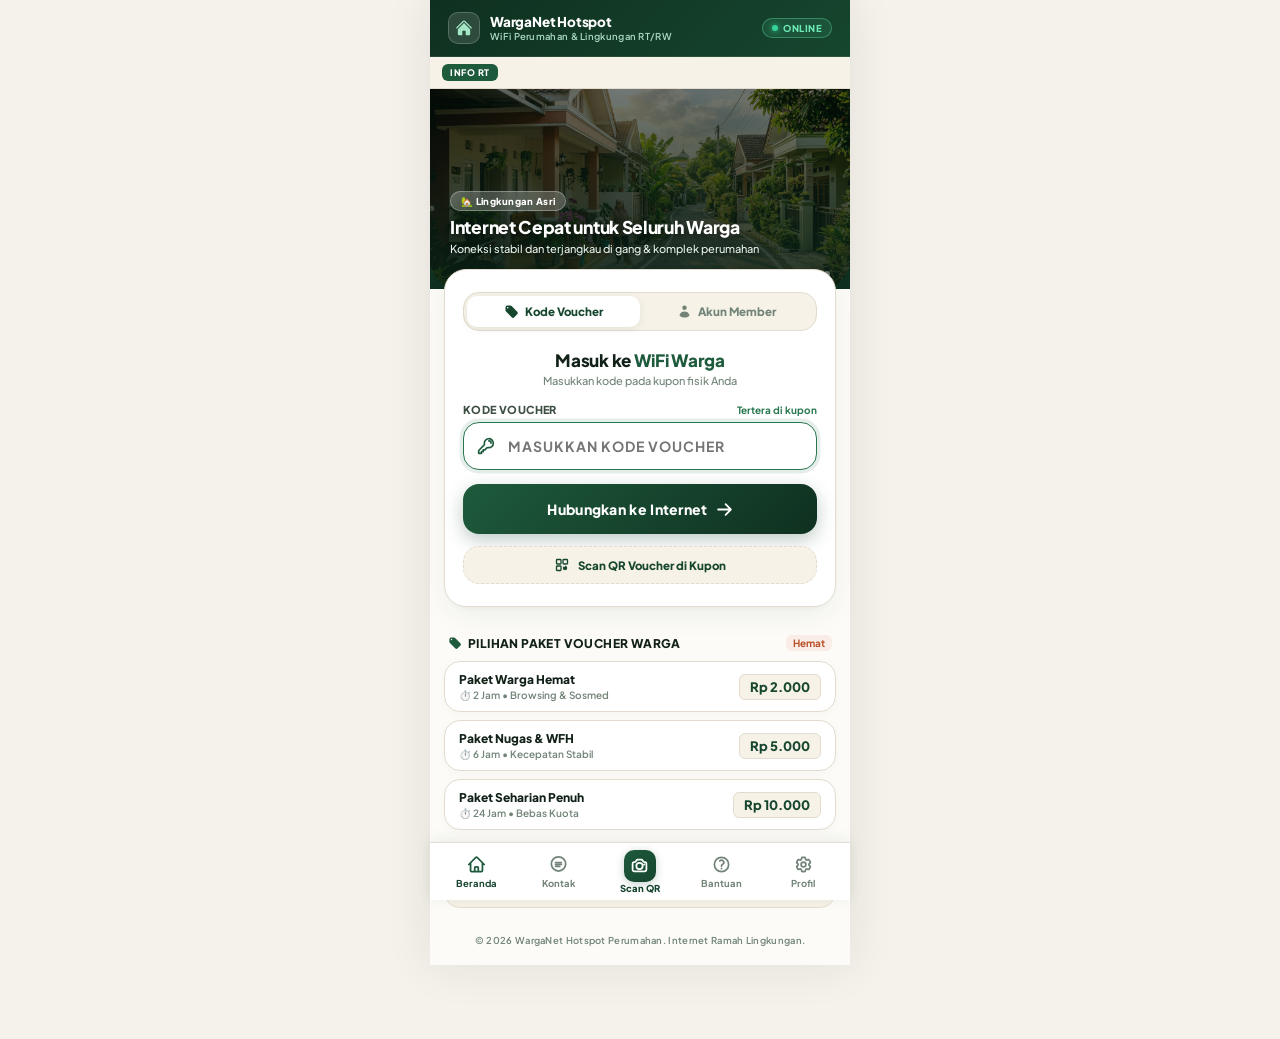
<file: index.html>
<!DOCTYPE html>
<html lang="id">
<head>
    <meta charset="UTF-8">
    <meta name="viewport" content="width=device-width, initial-scale=1.0">
    <title>WargaNet - WiFi Lingkungan & Perumahan</title>
    <style>
/* ===================================================================
   WARGANET - HOTSPOT PORTAL PERUMAHAN & KAMPUNG PADAT
   Visual Style: Warm Community Modernism (Forest Sage, Clay Terracotta, Warm Sand & Linen)
   =================================================================== */

@import url('https://fonts.googleapis.com/css2?family=Plus+Jakarta+Sans:wght@400;500;600;700;800;900&display=swap');

:root {
    /* Brand Color Palette: Perumahan & Lingkungan */
    --c-forest-900: #0f3020;
    --c-forest-800: #16462e;
    --c-forest-700: #1e5a3c;
    --c-forest-600: #297750;
    --c-forest-500: #369b6a;
    --c-forest-100: #e4f2ea;
    --c-forest-50:  #f0f8f3;

    /* Clay & Terracotta Warm Accents (Genteng & Bata Perumahan) */
    --c-clay-600:   #b85028;
    --c-clay-500:   #cf6134;
    --c-clay-100:   #faece6;
    
    /* Warm Sand, Cream & Canvas Backgrounds */
    --c-canvas:     #f5f2eb;
    --c-surface:    #ffffff;
    --c-sand-50:    #fcfbf8;
    --c-sand-100:   #f6f2e8;
    --c-sand-200:   #eee8dc;
    --c-sand-300:   #e0d7c7;

    /* Typography Charcoal */
    --c-text-title: #132219;
    --c-text-body:  #3d4e43;
    --c-text-muted: #728478;
    --c-border:     #e3dcce;
    --c-border-subtle: #ede7dc;

    /* Border Radii */
    --radius-xs: 6px;
    --radius-sm: 10px;
    --radius-md: 16px;
    --radius-lg: 22px;
    --radius-xl: 30px;
    --radius-pill: 9999px;

    /* Custom Shadows */
    --shadow-card: 0 10px 30px -5px rgba(19, 48, 32, 0.08), 0 2px 6px rgba(19, 48, 32, 0.03);
    --shadow-btn: 0 6px 18px rgba(22, 70, 46, 0.28);
    --shadow-btn-hover: 0 10px 24px rgba(22, 70, 46, 0.38);
}

* {
    margin: 0;
    padding: 0;
    box-sizing: border-box;
}

html {
    background-color: var(--c-canvas);
    font-size: 14px;
}

body {
    background-color: var(--c-canvas);
    font-family: 'Plus Jakarta Sans', system-ui, -apple-system, sans-serif;
    color: var(--c-text-body);
    min-height: 100vh;
    display: flex;
    flex-direction: column;
    align-items: center;
    justify-content: flex-start;
    padding-bottom: 74px; /* Space for fixed bottom bar */
    -webkit-user-select: none;
    user-select: none;
    -webkit-font-smoothing: antialiased;
}

/* ===================================================================
   MAIN MOBILE APP FRAME
   =================================================================== */
.app-container {
    width: 100%;
    max-width: 420px;
    min-height: 100vh;
    display: flex;
    flex-direction: column;
    background-color: var(--c-sand-50);
    position: relative;
    box-shadow: 0 0 45px rgba(20, 36, 26, 0.09);
}

/* ===================================================================
   TOP COMMUNITY STATUS BAR (Griya & RT Information)
   =================================================================== */
.app-header {
    background: linear-gradient(135deg, var(--c-forest-900) 0%, var(--c-forest-800) 100%);
    color: #ffffff;
    padding: 12px 18px;
    display: flex;
    justify-content: space-between;
    align-items: center;
    border-bottom: 1px solid rgba(255, 255, 255, 0.1);
    position: relative;
    z-index: 40;
}

.header-title-wrapper {
    display: flex;
    align-items: center;
    gap: 10px;
}

.header-badge-icon {
    width: 32px;
    height: 32px;
    border-radius: var(--radius-sm);
    background: rgba(255, 255, 255, 0.12);
    border: 1px solid rgba(255, 255, 255, 0.2);
    display: flex;
    align-items: center;
    justify-content: center;
    color: #a3e6c5;
    flex-shrink: 0;
}

.header-meta {
    display: flex;
    flex-direction: column;
}

.header-brand-name {
    font-size: 13.5px;
    font-weight: 800;
    letter-spacing: -0.2px;
    color: #ffffff;
    line-height: 1.2;
}

.header-rt-sub {
    font-size: 9.5px;
    font-weight: 600;
    color: #a7d8be;
    letter-spacing: 0.3px;
}

.header-status-pill {
    display: inline-flex;
    align-items: center;
    gap: 5px;
    font-size: 9.5px;
    font-weight: 800;
    padding: 3px 9px;
    border-radius: var(--radius-pill);
    background: rgba(41, 119, 80, 0.35);
    color: #6ee7b7;
    border: 1px solid rgba(110, 231, 183, 0.35);
    letter-spacing: 0.5px;
}

.status-dot {
    width: 6px;
    height: 6px;
    border-radius: 50%;
    background-color: #34d399;
    box-shadow: 0 0 6px #34d399;
    animation: live-pulse 2s infinite ease-in-out;
}

@keyframes live-pulse {
    0%, 100% { opacity: 0.6; transform: scale(0.9); }
    50% { opacity: 1; transform: scale(1.15); }
}

/* ===================================================================
   HERO ARCH BANNER (Perumahan & Kampung Neighborhood)
   =================================================================== */
.hero-wrapper {
    position: relative;
    background-color: var(--c-forest-900);
}

.carousel-container {
    position: relative;
    height: 200px;
    overflow: hidden;
    border-bottom-left-radius: var(--radius-xl);
    border-bottom-right-radius: var(--radius-xl);
}

.carousel-slide {
    position: absolute;
    top: 0;
    left: 0;
    width: 100%;
    height: 100%;
    opacity: 0;
    transition: opacity 0.8s cubic-bezier(0.4, 0, 0.2, 1);
    z-index: 1;
}

.carousel-slide.active {
    opacity: 1;
    z-index: 2;
}

.carousel-image {
    width: 100%;
    height: 100%;
    object-fit: cover;
    filter: brightness(0.55) contrast(1.1);
}

.carousel-overlay {
    position: absolute;
    top: 0;
    left: 0;
    width: 100%;
    height: 100%;
    background: linear-gradient(180deg, rgba(15, 48, 32, 0.2) 0%, rgba(15, 40, 26, 0.8) 100%);
    z-index: 2;
}

.carousel-content {
    position: absolute;
    top: 0;
    left: 0;
    width: 100%;
    height: 100%;
    display: flex;
    flex-direction: column;
    justify-content: flex-end;
    padding: 20px 20px 32px;
    color: #ffffff;
    z-index: 3;
}

.hero-pill-badge {
    display: inline-flex;
    align-items: center;
    gap: 6px;
    background: rgba(255, 255, 255, 0.2);
    backdrop-filter: blur(6px);
    -webkit-backdrop-filter: blur(6px);
    border: 1px solid rgba(255, 255, 255, 0.3);
    padding: 3px 10px;
    border-radius: var(--radius-pill);
    font-size: 9.5px;
    font-weight: 800;
    letter-spacing: 0.3px;
    margin-bottom: 6px;
    color: #ffffff;
    width: fit-content;
}

.hero-title {
    font-size: 17.5px;
    font-weight: 900;
    letter-spacing: -0.3px;
    line-height: 1.25;
    text-shadow: 0 2px 8px rgba(0, 0, 0, 0.5);
    margin-bottom: 3px;
}

.hero-desc {
    font-size: 11px;
    font-weight: 500;
    color: #e5f2ea;
    line-height: 1.35;
    text-shadow: 0 1px 4px rgba(0, 0, 0, 0.6);
}

/* Minimalist Dot Indicators */
.carousel-indicators {
    position: absolute;
    bottom: 12px;
    right: 20px;
    display: flex;
    gap: 5px;
    z-index: 10;
}

.carousel-dot {
    width: 6px;
    height: 6px;
    border-radius: var(--radius-pill);
    background-color: rgba(255, 255, 255, 0.4);
    transition: all 0.3s ease;
    cursor: pointer;
}

.carousel-dot.active {
    width: 20px;
    background-color: #ffffff;
}

/* ===================================================================
   RUNNING TEXT TICKER
   =================================================================== */
.marquee-container {
    background-color: var(--c-sand-100);
    color: var(--c-forest-900);
    padding: 7px 12px;
    border-bottom: 1px solid var(--c-border);
    display: flex;
    align-items: center;
    gap: 8px;
    overflow: hidden;
    position: relative;
}

.marquee-tag {
    flex-shrink: 0;
    display: inline-flex;
    align-items: center;
    background-color: var(--c-forest-700);
    color: #ffffff;
    font-size: 9px;
    font-weight: 800;
    padding: 3px 8px;
    border-radius: var(--radius-xs);
    letter-spacing: 0.5px;
    z-index: 5;
}

.marquee-track {
    flex: 1;
    overflow: hidden;
    white-space: nowrap;
    position: relative;
    display: flex;
    align-items: center;
}

.marquee-text {
    display: inline-block;
    padding-left: 100%;
    font-size: 11px;
    font-weight: 600;
    color: var(--c-text-body);
    animation: ticker-scroll 22s linear infinite;
    white-space: nowrap;
}

@keyframes ticker-scroll {
    0% { transform: translate3d(0, 0, 0); }
    100% { transform: translate3d(-100%, 0, 0); }
}

/* ===================================================================
   ELEVATED LOGIN CARD (Overlapping Floating Architecture)
   =================================================================== */
.main-card {
    flex: 1;
    margin: -20px 14px 18px;
    padding: 22px 18px;
    background-color: var(--c-surface);
    border-radius: var(--radius-lg);
    border: 1px solid var(--c-border);
    box-shadow: var(--shadow-card);
    position: relative;
    z-index: 20;
    display: flex;
    flex-direction: column;
}

/* Segmented Tab Mode Selector */
.tab-switcher {
    display: flex;
    background-color: var(--c-sand-100);
    border: 1px solid var(--c-border);
    border-radius: var(--radius-md);
    padding: 3px;
    margin-bottom: 18px;
}

.tab-btn {
    flex: 1;
    padding: 8px 12px;
    font-size: 11.5px;
    font-weight: 800;
    border: none;
    border-radius: var(--radius-sm);
    background: transparent;
    color: var(--c-text-muted);
    cursor: pointer;
    display: flex;
    align-items: center;
    justify-content: center;
    gap: 6px;
    transition: all 0.25s ease;
    font-family: inherit;
}

.tab-btn.active {
    background-color: #ffffff;
    color: var(--c-forest-800);
    box-shadow: 0 2px 8px rgba(15, 48, 32, 0.08);
}

.tab-btn svg {
    width: 15px;
    height: 15px;
}

/* Header greeting inside Card */
.card-intro {
    margin-bottom: 16px;
    text-align: center;
}

.card-intro-title {
    font-size: 17px;
    font-weight: 900;
    color: var(--c-text-title);
    letter-spacing: -0.3px;
}

.card-intro-title span {
    color: var(--c-forest-700);
}

.card-intro-sub {
    font-size: 11px;
    color: var(--c-text-muted);
    font-weight: 500;
    margin-top: 3px;
}

/* ===================================================================
   FORM INPUTS & LABELS
   =================================================================== */
.form-group {
    margin-bottom: 14px;
}

.form-label-row {
    display: flex;
    justify-content: space-between;
    align-items: center;
    margin-bottom: 6px;
}

.form-label {
    font-size: 11px;
    font-weight: 800;
    color: var(--c-text-body);
    text-transform: uppercase;
    letter-spacing: 0.4px;
}

.form-label-hint {
    font-size: 10px;
    color: var(--c-forest-600);
    font-weight: 700;
}

.input-wrapper {
    position: relative;
    display: flex;
    align-items: center;
}

.input-icon {
    position: absolute;
    left: 14px;
    color: var(--c-text-muted);
    display: flex;
    align-items: center;
    pointer-events: none;
    transition: color 0.2s;
}

.input-icon svg {
    width: 18px;
    height: 18px;
}

.input-field {
    width: 100%;
    height: 48px;
    padding: 0 14px 0 44px;
    border: 1.5px solid var(--c-border);
    border-radius: var(--radius-md);
    font-size: 14px;
    font-weight: 700;
    color: var(--c-text-title);
    outline: none;
    background-color: var(--c-sand-50);
    font-family: inherit;
    transition: all 0.2s ease;
}

.input-field:focus {
    background-color: #ffffff;
    border-color: var(--c-forest-600);
    box-shadow: 0 0 0 3.5px rgba(41, 119, 80, 0.12);
}

.input-wrapper:focus-within .input-icon {
    color: var(--c-forest-700);
}

.uppercase-input {
    text-transform: uppercase;
    letter-spacing: 1px;
}

.eye-toggle {
    position: absolute;
    right: 12px;
    background: none;
    border: none;
    color: var(--c-text-muted);
    cursor: pointer;
    display: flex;
    align-items: center;
    padding: 8px;
    outline: none;
    border-radius: var(--radius-xs);
    transition: color 0.2s;
}

.eye-toggle:hover {
    color: var(--c-forest-700);
}

/* ===================================================================
   PRIMARY ACTION BUTTON
   =================================================================== */
.btn-primary {
    width: 100%;
    height: 50px;
    background: linear-gradient(135deg, var(--c-forest-700) 0%, var(--c-forest-900) 100%);
    color: #ffffff;
    border: none;
    border-radius: var(--radius-md);
    font-size: 14px;
    font-weight: 800;
    cursor: pointer;
    display: flex;
    align-items: center;
    justify-content: center;
    gap: 8px;
    box-shadow: var(--shadow-btn);
    transition: all 0.2s cubic-bezier(0.16, 1, 0.3, 1);
    letter-spacing: 0.3px;
    font-family: inherit;
    margin-top: 4px;
}

.btn-primary:hover {
    background: linear-gradient(135deg, var(--c-forest-600) 0%, var(--c-forest-800) 100%);
    box-shadow: var(--shadow-btn-hover);
    transform: translateY(-1px);
}

.btn-primary:active {
    transform: translateY(1px);
    box-shadow: 0 2px 8px rgba(15, 48, 32, 0.2);
}

.btn-primary svg {
    width: 17px;
    height: 17px;
    transition: transform 0.2s;
}

.btn-primary:hover svg {
    transform: translateX(3px);
}

/* Instant QR Action Banner */
.qr-quick-btn {
    margin-top: 12px;
    width: 100%;
    padding: 10px 14px;
    background-color: var(--c-sand-100);
    border: 1px dashed var(--c-border);
    border-radius: var(--radius-md);
    display: flex;
    align-items: center;
    justify-content: center;
    gap: 8px;
    color: var(--c-forest-800);
    font-size: 11.5px;
    font-weight: 800;
    text-decoration: none;
    cursor: pointer;
    transition: all 0.2s ease;
}

.qr-quick-btn:hover {
    background-color: var(--c-forest-50);
    border-color: var(--c-forest-500);
    color: var(--c-forest-700);
}

.qr-quick-btn svg {
    width: 16px;
    height: 16px;
}

/* ===================================================================
   VOUCHER TICKET PACKAGES (Perforated Card Style)
   =================================================================== */
.packages-section {
    margin: 10px 14px 16px;
}

.section-header {
    display: flex;
    justify-content: space-between;
    align-items: center;
    margin-bottom: 10px;
    padding: 0 4px;
}

.section-title {
    font-size: 12px;
    font-weight: 800;
    color: var(--c-text-title);
    text-transform: uppercase;
    letter-spacing: 0.4px;
    display: flex;
    align-items: center;
    gap: 6px;
}

.section-tag {
    font-size: 10px;
    font-weight: 700;
    color: var(--c-clay-600);
    background-color: var(--c-clay-100);
    padding: 2px 7px;
    border-radius: var(--radius-xs);
}

.packages-list {
    display: flex;
    flex-direction: column;
    gap: 8px;
}

.ticket-card {
    background-color: #ffffff;
    border: 1px solid var(--c-border);
    border-radius: var(--radius-md);
    padding: 10px 14px;
    display: flex;
    justify-content: space-between;
    align-items: center;
    position: relative;
    box-shadow: 0 2px 8px rgba(19, 48, 32, 0.03);
    transition: all 0.2s ease;
}

.ticket-card:hover {
    border-color: var(--c-forest-500);
    transform: translateY(-1px);
    box-shadow: 0 4px 12px rgba(19, 48, 32, 0.06);
}

.ticket-info {
    display: flex;
    flex-direction: column;
    gap: 2px;
}

.ticket-name {
    font-size: 12px;
    font-weight: 800;
    color: var(--c-text-title);
}

.ticket-meta {
    font-size: 10px;
    color: var(--c-text-muted);
    font-weight: 600;
}

.ticket-price {
    font-size: 13px;
    font-weight: 900;
    color: var(--c-forest-800);
    background-color: var(--c-sand-100);
    padding: 4px 10px;
    border-radius: var(--radius-xs);
    border: 1px solid var(--c-border);
}

/* ===================================================================
   WARUNG & COMMUNITY INFO CARD
   =================================================================== */
.community-card {
    margin: 0 14px 14px;
    background-color: var(--c-sand-100);
    border: 1px solid var(--c-border);
    border-radius: var(--radius-md);
    padding: 12px 14px;
    display: flex;
    align-items: center;
    gap: 12px;
}

.community-icon-box {
    width: 36px;
    height: 36px;
    border-radius: var(--radius-sm);
    background-color: var(--c-forest-100);
    color: var(--c-forest-700);
    display: flex;
    align-items: center;
    justify-content: center;
    flex-shrink: 0;
}

.community-icon-box svg {
    width: 19px;
    height: 19px;
}

.community-text-box {
    flex: 1;
}

.community-title {
    font-size: 11.5px;
    font-weight: 800;
    color: var(--c-text-title);
    margin-bottom: 2px;
}

.community-desc {
    font-size: 10px;
    color: var(--c-text-muted);
    line-height: 1.35;
}

/* ===================================================================
   STATUS / RECEIPT TABLE
   =================================================================== */
.receipt-table {
    border: 1px solid var(--c-border);
    border-radius: var(--radius-md);
    background-color: var(--c-sand-50);
    padding: 14px;
    display: flex;
    flex-direction: column;
    gap: 10px;
    margin-bottom: 16px;
}

.receipt-row {
    display: flex;
    justify-content: space-between;
    align-items: center;
    font-size: 12px;
    border-bottom: 1px dashed var(--c-border);
    padding-bottom: 8px;
}

.receipt-row:last-child {
    border-bottom: none;
    padding-bottom: 0;
}

.receipt-label {
    font-weight: 600;
    color: var(--c-text-muted);
}

.receipt-value {
    font-weight: 800;
    color: var(--c-text-title);
    text-align: right;
}

.receipt-value.highlight {
    color: var(--c-forest-700);
}

/* ===================================================================
   ALERT & ERROR BOX
   =================================================================== */
.error-box {
    background-color: #fff5f5;
    border: 1px solid #fed7d7;
    border-radius: var(--radius-sm);
    padding: 10px 12px;
    margin-bottom: 14px;
    color: #9b2c2c;
    font-size: 11px;
    font-weight: 700;
    display: flex;
    align-items: center;
    gap: 8px;
}

/* ===================================================================
   CLEAN ATTACHED BOTTOM NAVIGATION BAR (Fixed Viewport)
   =================================================================== */
.bottom-nav {
    position: fixed;
    bottom: 0;
    left: 0;
    right: 0;
    margin: 0 auto;
    width: 100%;
    max-width: 420px;
    height: 58px;
    background-color: #ffffff;
    display: flex;
    justify-content: space-around;
    align-items: center;
    z-index: 99999;
    box-shadow: 0 -2px 14px rgba(15, 48, 32, 0.08);
    padding: 0 6px;
    border-top: 1px solid var(--c-border);
}

.nav-item {
    display: flex;
    flex-direction: column;
    align-items: center;
    justify-content: center;
    color: var(--c-text-muted);
    text-decoration: none;
    font-size: 9.5px;
    font-weight: 700;
    gap: 3px;
    transition: all 0.2s ease;
    cursor: pointer;
    flex: 1;
    height: 100%;
}

.nav-item.active, .nav-item:hover {
    color: var(--c-forest-800);
}

.nav-item.active svg {
    color: var(--c-forest-700);
}

.nav-item svg {
    width: 19px;
    height: 19px;
    transition: transform 0.2s ease;
}

.nav-item:active svg {
    transform: scale(0.9);
}

/* Center Integrated Scan Pill / Action Button */
.nav-scan-wrapper {
    display: flex;
    flex-direction: column;
    align-items: center;
    justify-content: center;
    flex: 1;
    height: 100%;
    cursor: pointer;
    gap: 2px;
}

.nav-scan-btn {
    width: 32px;
    height: 32px;
    border-radius: var(--radius-sm);
    background: linear-gradient(135deg, var(--c-forest-700) 0%, var(--c-forest-800) 100%);
    display: flex;
    align-items: center;
    justify-content: center;
    color: #ffffff;
    box-shadow: 0 2px 8px rgba(22, 70, 46, 0.25);
    transition: all 0.2s ease;
    cursor: pointer;
}

.nav-scan-btn:hover {
    transform: scale(1.06);
    background: linear-gradient(135deg, var(--c-forest-600) 0%, var(--c-forest-700) 100%);
}

.nav-scan-btn svg {
    width: 17px;
    height: 17px;
}

.nav-scan-label {
    font-size: 9.5px;
    font-weight: 800;
    color: var(--c-forest-800);
    line-height: 1;
}

/* ===================================================================
   BRAND FOOTER
   =================================================================== */
.brand-footer {
    text-align: center;
    padding: 12px 14px 18px;
    font-size: 9.5px;
    color: var(--c-text-muted);
    font-weight: 600;
    letter-spacing: 0.3px;
    line-height: 1.4;
}

/* ===================================================================
   LOADING DOTS
   =================================================================== */
.loading-dots {
    display: flex;
    justify-content: center;
    align-items: center;
    gap: 6px;
    margin: 24px 0;
}

.dot {
    width: 9px;
    height: 9px;
    background-color: var(--c-forest-700);
    border-radius: 50%;
    animation: dot-bounce 1.4s infinite ease-in-out both;
}

.dot:nth-child(1) { animation-delay: -0.32s; }
.dot:nth-child(2) { animation-delay: -0.16s; }

@keyframes dot-bounce {
    0%, 80%, 100% { transform: scale(0); }
    40% { transform: scale(1); }
}

/* ===================================================================
   QR MODAL
   =================================================================== */
.scanner-modal {
    position: fixed;
    top: 0;
    left: 0;
    width: 100%;
    height: 100%;
    background-color: rgba(15, 35, 25, 0.72);
    z-index: 100000;
    display: flex;
    justify-content: center;
    align-items: center;
    padding: 18px;
    backdrop-filter: blur(4px);
    -webkit-backdrop-filter: blur(4px);
}

.scanner-modal-content {
    background-color: #ffffff;
    width: 100%;
    max-width: 320px;
    border-radius: var(--radius-lg);
    padding: 18px;
    display: flex;
    flex-direction: column;
    box-shadow: 0 16px 40px rgba(0, 0, 0, 0.2);
    border: 1px solid var(--c-border);
}

.scanner-modal-header {
    display: flex;
    justify-content: space-between;
    align-items: center;
    margin-bottom: 12px;
    padding-bottom: 10px;
    border-bottom: 1px solid var(--c-border);
}

.scanner-modal-header h3 {
    font-size: 13.5px;
    font-weight: 800;
    color: var(--c-forest-800);
}

.close-scanner-btn {
    background: transparent;
    border: none;
    font-size: 22px;
    color: var(--c-text-muted);
    cursor: pointer;
    line-height: 1;
    padding: 2px 6px;
    border-radius: 4px;
}

.scanner-guide-body {
    display: flex;
    flex-direction: column;
    gap: 10px;
    margin: 4px 0 14px;
}

.guide-step {
    display: flex;
    align-items: flex-start;
    gap: 10px;
}

.guide-step-number {
    width: 22px;
    height: 22px;
    border-radius: 50%;
    background-color: var(--c-forest-800);
    color: white;
    font-size: 10px;
    font-weight: 800;
    display: flex;
    align-items: center;
    justify-content: center;
    flex-shrink: 0;
}

.guide-step-text strong {
    display: block;
    font-size: 11.5px;
    font-weight: 800;
    color: var(--c-text-title);
}

.guide-step-text p {
    font-size: 10px;
    color: var(--c-text-muted);
    line-height: 1.35;
}

.guide-footer-btn {
    display: flex;
    justify-content: center;
    width: 100%;
}

</style>
</head>
<body>

<div class="app-container">
    <!-- Top Community Status Bar -->
    <header class="app-header">
        <div class="header-title-wrapper">
            <div class="header-badge-icon">
                <svg xmlns="http://www.w3.org/2000/svg" viewBox="0 0 24 24" fill="currentColor" style="width: 18px; height: 18px;">
                    <path d="M11.47 3.841a.75.75 0 0 1 1.06 0l8.69 8.69a.75.75 0 1 0 1.06-1.061l-8.689-8.69a2.25 2.25 0 0 0-3.182 0l-8.69 8.69a.75.75 0 1 0 1.061 1.06l8.69-8.689Z" />
                    <path d="m12 5.432 8.159 8.159c.03.03.06.058.091.086v6.198c0 1.035-.84 1.875-1.875 1.875H15a.75.75 0 0 1-.75-.75v-4.5a.75.75 0 0 0-.75-.75h-3a.75.75 0 0 0-.75.75V21a.75.75 0 0 1-.75.75H5.625a1.875 1.875 0 0 1-1.875-1.875v-6.198a2.29 2.29 0 0 0 .091-.086L12 5.432Z" />
                </svg>
            </div>
            <div class="header-meta">
                <span class="header-brand-name">WargaNet Hotspot</span>
                <span class="header-rt-sub">WiFi Perumahan & Lingkungan RT/RW</span>
            </div>
        </div>
        <div class="header-status-pill">
            <span class="status-dot"></span>
            ONLINE
        </div>
    </header>

    <!-- Running Text Ticker -->
    <div class="marquee-container">
        <span class="marquee-tag">INFO RT</span>
        <div class="marquee-track">
            <div class="marquee-text">Selamat datang di WiFi Perumahan | Voucher hemat tersedia di warung terdekat | Internetan lancar untuk warga dan keluarga!</div>
        </div>
    </div>

    <!-- Arched Hero Carousel -->
    <div class="hero-wrapper">
        <div class="carousel-container">
            <!-- Slide 1 -->
            <div class="carousel-slide active">
                <img src="sembako-bg.png" alt="Perumahan Warga" class="carousel-image">
                <div class="carousel-overlay"></div>
                <div class="carousel-content">
                    <span class="hero-pill-badge">🏡 Lingkungan Asri</span>
                    <h2 class="hero-title">Internet Cepat untuk Seluruh Warga</h2>
                    <p class="hero-desc">Koneksi stabil dan terjangkau di gang & komplek perumahan</p>
                </div>
            </div>
            <!-- Slide 2 -->
            <div class="carousel-slide">
                <img src="sembako-bg-2.png" alt="Akrab dan Guyub" class="carousel-image">
                <div class="carousel-overlay"></div>
                <div class="carousel-content">
                    <span class="hero-pill-badge">☕ Guyub & Nyaman</span>
                    <h2 class="hero-title">Akrab & Nyaman Digunakan Bersama</h2>
                    <p class="hero-desc">Internetan lancar di teras rumah, pos, maupun tempat kumpul</p>
                </div>
            </div>
            <!-- Slide 3 -->
            <div class="carousel-slide">
                <img src="sembako-bg-3.png" alt="Voucher Murah Warga" class="carousel-image">
                <div class="carousel-overlay"></div>
                <div class="carousel-content">
                    <span class="hero-pill-badge">⚡ Aktif 24 Jam</span>
                    <h2 class="hero-title">Voucher Hemat Mulai Rp 2.000</h2>
                    <p class="hero-desc">Tersedia di warung kelontong & pengurus lingkungan</p>
                </div>
            </div>
        </div>

        <!-- Dot Indicators -->
        <div class="carousel-indicators">
            <span class="carousel-dot active"></span>
            <span class="carousel-dot"></span>
            <span class="carousel-dot"></span>
        </div>
    </div>

    <!-- Elevated Main Login Card -->
    <main class="main-card">
        <!-- Tab Selector: Voucher vs Member -->
        <div class="tab-switcher">
            <button type="button" id="tab-btn-voucher" class="tab-btn active" onclick="switchToVoucherMode()">
                <svg xmlns="http://www.w3.org/2000/svg" viewBox="0 0 20 20" fill="currentColor">
                    <path fill-rule="evenodd" d="M4.5 2A2.5 2.5 0 0 0 2 4.5v3.879a2.5 2.5 0 0 0 .732 1.767l7.5 7.5a2.5 2.5 0 0 0 3.536 0l3.878-3.878a2.5 2.5 0 0 0 0-3.536l-7.5-7.5A2.5 2.5 0 0 0 8.38 2H4.5ZM5 6a1 1 0 1 0 0-2 1 1 0 0 0 0 2Z" clip-rule="evenodd" />
                </svg>
                Kode Voucher
            </button>
            <button type="button" id="tab-btn-member" class="tab-btn" onclick="switchToMemberMode()">
                <svg xmlns="http://www.w3.org/2000/svg" viewBox="0 0 20 20" fill="currentColor">
                    <path d="M10 8a3 3 0 1 0 0-6 3 3 0 0 0 0 6ZM3.465 14.493a1.23 1.23 0 0 0 .41 1.412A9.957 9.957 0 0 0 10 18c2.31 0 4.438-.784 6.131-2.1.43-.333.604-.903.408-1.41a7.002 7.002 0 0 0-13.074.003Z" />
                </svg>
                Akun Member
            </button>
        </div>

        <!-- Card Greeting Header -->
        <div class="card-intro">
            <h3 class="card-intro-title">Masuk ke <span>WiFi Warga</span></h3>
            <p class="card-intro-sub">Masukkan kode pada kupon fisik Anda</p>
        </div>

        <!-- Login Form -->
        <form id="login-form" action="$(link-login-only)" method="post">
            <input type="hidden" name="dst" value="$(link-orig)" />
            <input type="hidden" name="popup" value="true" />
            
            <div id="error-box" class="error-box" style="display: none;"></div>

            <!-- Username / Voucher field -->
            <div class="form-group">
                <div class="form-label-row">
                    <label id="input-label-username" class="form-label">Kode Voucher</label>
                    <span class="form-label-hint">Tertera di kupon</span>
                </div>
                <div class="input-wrapper">
                    <span class="input-icon">
                        <svg xmlns="http://www.w3.org/2000/svg" fill="none" viewBox="0 0 24 24" stroke-width="2.2" stroke="currentColor">
                            <path stroke-linecap="round" stroke-linejoin="round" d="M15.75 5.25a3 3 0 0 1 3 3m3 0a6 6 0 0 1-7.029 5.912c-.563-.097-1.159.026-1.563.43L10.5 17.25H8.25v2.25H6v2.25H2.25v-2.818c0-.597.237-1.17.659-1.591l6.499-6.499c.404-.404.527-1 .43-1.563A6 6 0 1 1 21.75 8.25Z" />
                        </svg>
                    </span>
                    <input type="text" id="username" name="username" placeholder="MASUKKAN KODE VOUCHER" required class="input-field uppercase-input" autocomplete="off" autofocus>
                </div>
            </div>

            <!-- Password field -->
            <div id="password-container" class="form-group" style="display: none;">
                <div class="form-label-row">
                    <label class="form-label">Password Member</label>
                    <span class="form-label-hint">Akun Terdaftar</span>
                </div>
                <div class="input-wrapper">
                    <span class="input-icon">
                        <svg xmlns="http://www.w3.org/2000/svg" fill="none" viewBox="0 0 24 24" stroke-width="2.2" stroke="currentColor">
                            <path stroke-linecap="round" stroke-linejoin="round" d="M16.5 10.5V6.75a4.5 4.5 0 1 0-9 0v3.75m-.75 11.25h10.5a2.25 2.25 0 0 0 2.25-2.25v-6.75a2.25 2.25 0 0 0-2.25-2.25H6.75a2.25 2.25 0 0 0-2.25 2.25v6.75a2.25 2.25 0 0 0 2.25 2.25Z" />
                        </svg>
                    </span>
                    <input type="password" id="password" name="password" placeholder="Password akun warga" class="input-field" autocomplete="off">
                    <button type="button" id="toggle-password" class="eye-toggle" title="Lihat/Sembunyikan password">
                        <svg xmlns="http://www.w3.org/2000/svg" fill="none" viewBox="0 0 24 24" stroke-width="2.2" stroke="currentColor" style="width:16px;height:16px;">
                            <path stroke-linecap="round" stroke-linejoin="round" d="M2.036 12.322a1.012 1.012 0 0 1 0-.639C3.423 7.51 7.36 4.5 12 4.5c4.638 0 8.573 3.007 9.963 7.178.07.207.07.431 0 .639C20.577 16.49 16.64 19.5 12 19.5c-4.638 0-8.573-3.007-9.963-7.178z" />
                            <circle cx="12" cy="12" r="3" />
                        </svg>
                    </button>
                </div>
            </div>

            <!-- Login Action Button -->
            <button type="submit" class="btn-primary">
                Hubungkan ke Internet
                <svg xmlns="http://www.w3.org/2000/svg" fill="none" viewBox="0 0 24 24" stroke-width="2.5" stroke="currentColor">
                    <path stroke-linecap="round" stroke-linejoin="round" d="M13.5 4.5 21 12m0 0-7.5 7.5M21 12H3" />
                </svg>
            </button>
        </form>

        <!-- Instant QR Scanner Trigger -->
        <a href="#" id="shortcut-scan-btn" class="qr-quick-btn">
            <svg xmlns="http://www.w3.org/2000/svg" fill="none" viewBox="0 0 24 24" stroke-width="2" stroke="currentColor">
                <path stroke-linecap="round" stroke-linejoin="round" d="M3.75 4.875c0-.621.504-1.125 1.125-1.125h4.5c.621 0 1.125.504 1.125 1.125v4.5c0 .621-.504 1.125-1.125 1.125h-4.5A1.125 1.125 0 0 1 3.75 9.375v-4.5ZM3.75 14.625c0-.621.504-1.125 1.125-1.125h4.5c.621 0 1.125.504 1.125 1.125v4.5c0 .621-.504 1.125-1.125 1.125h-4.5a1.125 1.125 0 0 1-1.125-1.125v-4.5ZM13.5 4.875c0-.621.504-1.125 1.125-1.125h4.5c.621 0 1.125.504 1.125 1.125v4.5c0 .621-.504 1.125-1.125 1.125h-4.5A1.125 1.125 0 0 1 13.5 9.375v-4.5Z" />
                <path stroke-linecap="round" stroke-linejoin="round" d="M17.625 16.5h.008v.008h-.008V16.5ZM16.5 17.625h.008v.008H16.5v-.008ZM15.375 16.5h.008v.008h-.008V16.5ZM16.5 15.375h.008v.008H16.5v-.008ZM17.625 18.75h.008v.008h-.008v-.008ZM18.75 17.625h.008v.008h-.008v-.008ZM18.75 15.375h.008v.008h-.008v-.008ZM17.625 14.25h.008v.008h-.008v-.008ZM15.375 18.75h.008v.008h-.008v-.008ZM14.25 17.625h.008v.008h-.008v-.008ZM14.25 15.375h.008v.008h-.008v-.008ZM16.5 16.5h.008v.008H16.5V16.5Z" />
            </svg>
            Scan QR Voucher di Kupon
        </a>

        <!-- Backward compatible hidden link for script toggle -->
        <a href="#" id="toggle-member-login" style="display: none;"></a>
    </main>

    <!-- Packages Section -->
    <div class="packages-section">
        <div class="section-header">
            <h4 class="section-title">
                <svg xmlns="http://www.w3.org/2000/svg" viewBox="0 0 20 20" fill="currentColor" style="width: 14px; height: 14px; color: var(--c-forest-700);">
                    <path fill-rule="evenodd" d="M4.5 2A2.5 2.5 0 0 0 2 4.5v3.879a2.5 2.5 0 0 0 .732 1.767l7.5 7.5a2.5 2.5 0 0 0 3.536 0l3.878-3.878a2.5 2.5 0 0 0 0-3.536l-7.5-7.5A2.5 2.5 0 0 0 8.38 2H4.5ZM5 6a1 1 0 1 0 0-2 1 1 0 0 0 0 2Z" clip-rule="evenodd" />
                </svg>
                Pilihan Paket Voucher Warga
            </h4>
            <span class="section-tag">Hemat</span>
        </div>

        <div class="packages-list">
            <div class="ticket-card">
                <div class="ticket-info">
                    <span class="ticket-name">Paket Warga Hemat</span>
                    <span class="ticket-meta">⏱️ 2 Jam • Browsing & Sosmed</span>
                </div>
                <span class="ticket-price">Rp 2.000</span>
            </div>
            <div class="ticket-card">
                <div class="ticket-info">
                    <span class="ticket-name">Paket Nugas & WFH</span>
                    <span class="ticket-meta">⏱️ 6 Jam • Kecepatan Stabil</span>
                </div>
                <span class="ticket-price">Rp 5.000</span>
            </div>
            <div class="ticket-card">
                <div class="ticket-info">
                    <span class="ticket-name">Paket Seharian Penuh</span>
                    <span class="ticket-meta">⏱️ 24 Jam • Bebas Kuota</span>
                </div>
                <span class="ticket-price">Rp 10.000</span>
            </div>
        </div>
    </div>

    <!-- Community Warung Info Box -->
    <div class="community-card">
        <div class="community-icon-box">
            <svg xmlns="http://www.w3.org/2000/svg" fill="none" viewBox="0 0 24 24" stroke-width="2" stroke="currentColor">
                <path stroke-linecap="round" stroke-linejoin="round" d="M13.5 21v-7.5a.75.75 0 0 1 .75-.75h3a.75.75 0 0 1 .75.75V21m-4.5 0H2.36m11.14 0H18m0 0h3.64m-1.39 0V9.349M3.75 21V9.349m0 0a3.001 3.001 0 0 0 3.75-.614A2.993 2.993 0 0 0 9.75 9.75c.896 0 1.7-.393 2.25-1.015a2.993 2.993 0 0 0 2.25 1.015c.896 0 1.7-.393 2.25-1.015a3.001 3.001 0 0 0 3.75.614m-16.5 0a3.004 3.004 0 0 1-.621-4.72l1.189-1.19A1.5 1.5 0 0 1 5.378 3h13.243a1.5 1.5 0 0 1 1.06.44l1.19 1.189a3 3 0 0 1-.621 4.72" />
            </svg>
        </div>
        <div class="community-text-box">
            <div class="community-title">Beli Voucher di Warung Sekitar</div>
            <div class="community-desc">Tersedia di Warung Kelontong & Pengurus RT Lingkungan</div>
        </div>
    </div>

    <!-- Footer -->
    <footer class="brand-footer">
        &copy; 2026 WargaNet Hotspot Perumahan. Internet Ramah Lingkungan.
    </footer>

    <!-- Fixed Bottom Navbar -->
    <nav class="bottom-nav">
        <a class="nav-item active" href="login.html">
            <svg xmlns="http://www.w3.org/2000/svg" fill="none" viewBox="0 0 24 24" stroke-width="2.2" stroke="currentColor">
                <path stroke-linecap="round" stroke-linejoin="round" d="m2.25 12 8.954-8.955c.44-.439 1.152-.439 1.591 0L21.75 12M4.5 9.75v10.125c0 .621.504 1.125 1.125 1.125H9.75v-4.875c0-.621.504-1.125 1.125-1.125h2.25c.621 0 1.125.504 1.125 1.125V21h4.125c.621 0 1.125-.504 1.125-1.125V9.75M8.25 21h8.25" />
            </svg>
            Beranda
        </a>
        <a class="nav-item" onclick="alert('Hubungi Pengurus / Admin WiFi Lingkungan Perumahan untuk info voucher atau bantuan!')">
            <svg xmlns="http://www.w3.org/2000/svg" fill="none" viewBox="0 0 24 24" stroke-width="2.2" stroke="currentColor">
                <path stroke-linecap="round" stroke-linejoin="round" d="M12 20.25c4.97 0 9-4.03 9-9s-4.03-9-9-9-9 4.03-9 9 4.03 9 9 9Z" />
                <path stroke-linecap="round" stroke-linejoin="round" d="M8.25 9.75h7.5M8.25 12h7.5M8.25 14.25h5.25" />
            </svg>
            Kontak
        </a>
        <div class="nav-scan-wrapper">
            <div id="nav-scan-btn" class="nav-scan-btn" title="Scan QR Voucher">
                <svg xmlns="http://www.w3.org/2000/svg" fill="none" viewBox="0 0 24 24" stroke-width="2.5" stroke="currentColor">
                    <path stroke-linecap="round" stroke-linejoin="round" d="M6.827 6.175A2.31 2.31 0 0 1 5.186 7.23c-.38.054-.757.112-1.134.175C2.999 7.58 2.25 8.507 2.25 9.574V18a2.25 2.25 0 0 0 2.25 2.25h15A2.25 2.25 0 0 0 21.75 18V9.574c0-1.067-.75-1.994-1.802-2.169a47.865 47.865 0 0 0-1.134-.175 2.31 2.31 0 0 1-1.64-1.055l-.822-1.316a2.192 2.192 0 0 0-1.736-1.039 48.774 48.774 0 0 0-5.232 0 2.192 2.192 0 0 0-1.736 1.039l-.821 1.316Z" />
                    <path stroke-linecap="round" stroke-linejoin="round" d="M16.5 12.75a4.5 4.5 0 1 1-9 0 4.5 4.5 0 0 1 9 0ZM18.75 10.5h.008v.008h-.008V10.5Z" />
                </svg>
            </div>
            <span class="nav-scan-label">Scan QR</span>
        </div>
        <a class="nav-item" onclick="alert('Panduan Masuk WiFi:\n1. Masukkan kode voucher yang tertera pada kupon\n2. Tekan tombol Hubungkan ke Internet\n3. Atau gunakan tombol Scan QR untuk masuk otomatis!')">
            <svg xmlns="http://www.w3.org/2000/svg" fill="none" viewBox="0 0 24 24" stroke-width="2.2" stroke="currentColor">
                <path stroke-linecap="round" stroke-linejoin="round" d="M9.879 7.519c1.171-1.025 3.071-1.025 4.242 0 1.172 1.025 1.172 2.687 0 3.712-.203.179-.43.326-.67.442-.745.361-1.45.999-1.45 1.827v.75M21 12a9 9 0 1 1-18 0 9 9 0 0 1 18 0Zm-9 5.25h.008v.008H12v-.008Z" />
            </svg>
            Bantuan
        </a>
        <a class="nav-item" onclick="alert('WargaNet Hotspot Perumahan v2.0\nLayanan internet komunitas warga RT/RW & Perumahan\nCepat, hemat, dan ramah lingkungan')">
            <svg xmlns="http://www.w3.org/2000/svg" fill="none" viewBox="0 0 24 24" stroke-width="2.2" stroke="currentColor">
                <path stroke-linecap="round" stroke-linejoin="round" d="M9.594 3.94c.09-.542.56-.94 1.11-.94h2.593c.55 0 1.02.398 1.11.94l.213 1.281c.063.374.313.686.645.87.074.04.147.083.22.127.324.196.72.257 1.075.124l1.217-.456a1.125 1.125 0 0 1 1.37.49l1.296 2.247a1.125 1.125 0 0 1-.26 1.43l-1.003.828c-.293.241-.438.613-.43.992a7.723 7.723 0 0 1 0 .255c-.008.378.137.75.43.991l1.004.827c.424.35.534.954.26 1.43l-1.298 2.247a1.125 1.125 0 0 1-1.369.491l-1.217-.456c-.355-.133-.75-.072-1.076.124a6.47 6.47 0 0 1-.22.128c-.331.183-.581.495-.644.869l-.213 1.281c-.09.543-.56.94-1.11.94h-2.594c-.55 0-1.019-.398-1.11-.94l-.213-1.281c-.062-.374-.312-.686-.644-.87a6.52 6.52 0 0 1-.22-.127c-.325-.196-.72-.257-1.076-.124l-1.217.456a1.125 1.125 0 0 1-1.369-.49l-1.297-2.247a1.125 1.125 0 0 1 .26-1.43l1.004-.827c.292-.24.437-.613.43-.991a6.932 6.932 0 0 1 0-.255c.007-.38-.138-.751-.43-.992l-1.004-.827a1.125 1.125 0 0 1-.26-1.43l1.297-2.247a1.125 1.125 0 0 1 1.37-.491l1.216.456c.356.133.751.072 1.076-.124.072-.044.146-.086.22-.128.332-.183.582-.495.644-.869l.214-1.28Z" />
                <path stroke-linecap="round" stroke-linejoin="round" d="M15 12a3 3 0 1 1-6 0 3 3 0 0 1 6 0Z" />
            </svg>
            Profil
        </a>
    </nav>
</div>

<!-- QR Scanner Modal Overlay -->
<div id="scanner-modal" class="scanner-modal" style="display: none;">
    <div class="scanner-modal-content">
        <div class="scanner-modal-header">
            <h3>Cara Masuk Lewat Scan QR</h3>
            <button type="button" id="close-scanner" class="close-scanner-btn">&times;</button>
        </div>
        
        <div class="scanner-guide-body">
            <div class="guide-step">
                <div class="guide-step-number">1</div>
                <div class="guide-step-text">
                    <strong>Buka Kamera HP</strong>
                    <p>Buka aplikasi Kamera bawaan HP Anda atau Google Lens.</p>
                </div>
            </div>

            <div class="guide-step">
                <div class="guide-step-number">2</div>
                <div class="guide-step-text">
                    <strong>Sorot Kode QR Voucher</strong>
                    <p>Arahkan kamera ke kode QR yang tercetak di kartu voucher WiFi.</p>
                </div>
            </div>

            <div class="guide-step">
                <div class="guide-step-number">3</div>
                <div class="guide-step-text">
                    <strong>Klik Notifikasi Link</strong>
                    <p>Ketuk link yang muncul di layar untuk otomatis masuk internet!</p>
                </div>
            </div>
        </div>

        <div class="guide-footer-btn">
            <button type="button" id="close-guide-btn" class="btn-primary" style="height: 40px; font-size: 12px;">Saya Mengerti</button>
        </div>
    </div>
</div>

<script>
/**
 * WargaNet Hotspot Portal Logic
 * Supports: Voucher/Member tab toggling, Carousel Slider with Dot Indicators, Marquee Ticker, 
 * Password Show/Hide, QR Scan Auto-detection & Intent redirect, and local offline browser demo simulation.
 */

let switchToVoucherMode;
let switchToMemberMode;

document.addEventListener('DOMContentLoaded', () => {
    // --- Elements ---
    const inputLabel = document.getElementById('input-label-username');
    const usernameInput = document.getElementById('username');
    const passwordContainer = document.getElementById('password-container');
    const passwordInput = document.getElementById('password');
    const loginForm = document.getElementById('login-form');
    
    const togglePasswordBtn = document.getElementById('toggle-password');
    const errorBox = document.getElementById('error-box');

    const tabBtnVoucher = document.getElementById('tab-btn-voucher');
    const tabBtnMember = document.getElementById('tab-btn-member');
    const toggleMemberLogin = document.getElementById('toggle-member-login');

    let currentTab = 'voucher'; // 'voucher' or 'member'

    // --- CAROUSEL SLIDER LOGIC ---
    let currentSlide = 0;
    const slides = document.querySelectorAll('.carousel-slide');
    const dots = document.querySelectorAll('.carousel-dot');
    const slideIntervalTime = 4500; // 4.5 seconds auto play
    let slideInterval;

    function showSlide(index) {
        if (!slides || slides.length === 0) return;
        
        slides.forEach(slide => slide.classList.remove('active'));
        if (dots && dots.length > 0) {
            dots.forEach(dot => dot.classList.remove('active'));
        }
        
        currentSlide = (index + slides.length) % slides.length;
        
        slides[currentSlide].classList.add('active');
        if (dots && dots[currentSlide]) {
            dots[currentSlide].classList.add('active');
        }
    }

    function nextSlide() {
        showSlide(currentSlide + 1);
    }

    function startSlideShow() {
        slideInterval = setInterval(nextSlide, slideIntervalTime);
    }

    function resetSlideShow() {
        clearInterval(slideInterval);
        startSlideShow();
    }

    if (dots && dots.length > 0) {
        dots.forEach((dot, idx) => {
            dot.addEventListener('click', () => {
                showSlide(idx);
                resetSlideShow();
            });
        });
    }

    // Initialize Slider
    if (slides && slides.length > 0) {
        showSlide(0);
        startSlideShow();
    }

    // --- MODE TOGGLE LOGIC ---
    switchToMemberMode = function() {
        currentTab = 'member';
        if (tabBtnMember) tabBtnMember.classList.add('active');
        if (tabBtnVoucher) tabBtnVoucher.classList.remove('active');
        
        if (inputLabel) inputLabel.innerText = "Username Akun";
        if (usernameInput) {
            usernameInput.placeholder = "MASUKKAN USERNAME";
            usernameInput.setAttribute('autocapitalize', 'none');
            usernameInput.classList.remove('uppercase-input');
        }
        if (passwordContainer) passwordContainer.style.display = 'block';
        if (passwordInput) {
            passwordInput.required = true;
        }
        clearError();
        if (usernameInput) usernameInput.focus();
    };

    switchToVoucherMode = function() {
        currentTab = 'voucher';
        if (tabBtnVoucher) tabBtnVoucher.classList.add('active');
        if (tabBtnMember) tabBtnMember.classList.remove('active');
        
        if (inputLabel) inputLabel.innerText = "Kode Voucher";
        if (usernameInput) {
            usernameInput.placeholder = "MASUKKAN KODE VOUCHER";
            usernameInput.setAttribute('autocapitalize', 'characters');
            usernameInput.classList.add('uppercase-input');
        }
        if (passwordContainer) passwordContainer.style.display = 'none';
        if (passwordInput) {
            passwordInput.required = false;
            passwordInput.value = '';
        }
        clearError();
        if (usernameInput) usernameInput.focus();
    };

    if (toggleMemberLogin) {
        toggleMemberLogin.addEventListener('click', (e) => {
            e.preventDefault();
            if (currentTab === 'voucher') {
                switchToMemberMode();
            } else {
                switchToVoucherMode();
            }
        });
    }

    // --- PASSWORD EYE TOGGLE LOGIC ---
    if (togglePasswordBtn && passwordInput) {
        togglePasswordBtn.addEventListener('click', () => {
            const isPassword = passwordInput.type === 'password';
            passwordInput.type = isPassword ? 'text' : 'password';
            
            if (isPassword) {
                togglePasswordBtn.innerHTML = `
                    <svg xmlns="http://www.w3.org/2000/svg" fill="none" viewBox="0 0 24 24" stroke-width="2.2" stroke="currentColor" style="width:16px;height:16px;">
                        <path stroke-linecap="round" stroke-linejoin="round" d="M3.98 8.223A10.477 10.477 0 001.934 12C3.226 16.338 7.244 19.5 12 19.5c.993 0 1.953-.138 2.863-.395M6.228 6.228A10.45 10.45 0 0112 4.5c4.756 0 8.773 3.162 10.065 7.498a10.523 10.523 0 01-4.293 5.774M6.228 6.228L3 3m3.228 3.228l3.65 3.65m7.894 7.894L21 21m-3.228-3.228-3.65-3.65m0 0a3 3 0 10-4.243-4.243m4.242 4.242L9.88 9.88" />
                    </svg>
                `;
            } else {
                togglePasswordBtn.innerHTML = `
                    <svg xmlns="http://www.w3.org/2000/svg" fill="none" viewBox="0 0 24 24" stroke-width="2.2" stroke="currentColor" style="width:16px;height:16px;">
                        <path stroke-linecap="round" stroke-linejoin="round" d="M2.036 12.322a1.012 1.012 0 010-.639C3.423 7.51 7.36 4.5 12 4.5c4.638 0 8.573 3.007 9.963 7.178.07.207.07.431 0 .639C20.577 16.49 16.64 19.5 12 19.5c-4.638 0-8.573-3.007-9.963-7.178z" />
                        <circle cx="12" cy="12" r="3" />
                    </svg>
                `;
            }
        });
    }

    // --- AUTO-LOGIN VIA URL QUERY PARAMETERS (QR SCAN REDIRECT) ---
    const urlParams = new URLSearchParams(window.location.search);
    const queryUser = urlParams.get('username') || urlParams.get('user');
    const queryPass = urlParams.get('password') || urlParams.get('pass');

    if (queryUser) {
        if (usernameInput) usernameInput.value = '';
        if (passwordInput) passwordInput.value = '';

        const autoLoginOverlay = document.createElement('div');
        autoLoginOverlay.className = 'scanner-modal';
        autoLoginOverlay.style.zIndex = '200000';
        autoLoginOverlay.innerHTML = `
            <div class="scanner-modal-content" style="text-align: center; max-width: 280px; padding: 24px 20px;">
                <h3 style="color: var(--c-forest-800); margin-bottom: 12px; font-size: 14px;">Mendeteksi QR Voucher</h3>
                <div class="loading-dots" style="margin: 16px 0 8px;">
                    <div class="dot"></div>
                    <div class="dot"></div>
                    <div class="dot"></div>
                </div>
                <p style="font-size: 10.5px; color: var(--c-text-muted); font-weight: 600;">Menghubungkan otomatis ke WiFi Warga...</p>
            </div>
        `;
        document.body.appendChild(autoLoginOverlay);

        setTimeout(() => {
            if (queryPass) {
                switchToMemberMode();
                if (usernameInput) usernameInput.value = queryUser;
                if (passwordInput) passwordInput.value = queryPass;
            } else {
                switchToVoucherMode();
                if (usernameInput) usernameInput.value = queryUser;
            }

            setTimeout(() => {
                if (autoLoginOverlay) autoLoginOverlay.remove();
                
                if (loginForm) {
                    if (isDemoEnv()) {
                        simulateLogin(queryPass ? 'Member' : 'Voucher', queryUser);
                    } else {
                        loginForm.submit();
                    }
                }
            }, 1000);
        }, 1200);
    }

    // --- FORM VALIDATION & OFFLINE SIMULATION ---
    if (loginForm) {
        loginForm.addEventListener('submit', (e) => {
            const uVal = usernameInput ? usernameInput.value.trim() : '';
            const pVal = passwordInput ? passwordInput.value.trim() : '';

            if (currentTab === 'voucher') {
                if (!uVal) {
                    e.preventDefault();
                    showError('Silakan masukkan kode voucher Anda!');
                    return;
                }
                if (passwordInput) passwordInput.value = uVal.toUpperCase();
                
                if (isDemoEnv()) {
                    e.preventDefault();
                    simulateLogin('Voucher', uVal.toUpperCase());
                }
            } else {
                if (!uVal || !pVal) {
                    e.preventDefault();
                    showError('Lengkapi username dan password member Anda!');
                    return;
                }
                
                if (isDemoEnv()) {
                    e.preventDefault();
                    simulateLogin('Member', uVal);
                }
            }
        });
    }

    // Helper Functions
    function showError(msg) {
        if (errorBox) {
            errorBox.innerHTML = `<span>⚠️</span> <div>${msg}</div>`;
            errorBox.style.display = 'flex';
        } else {
            alert(msg);
        }
    }

    function clearError() {
        if (errorBox) {
            errorBox.style.display = 'none';
        }
    }

    function isDemoEnv() {
        return window.location.hostname === 'localhost' || 
               window.location.hostname === '127.0.0.1' || 
               window.location.protocol === 'file:';
    }

    function simulateLogin(type, name) {
        localStorage.setItem('warganet_active', 'true');
        localStorage.setItem('warganet_username', name);
        localStorage.setItem('warganet_type', type);
        localStorage.setItem('warganet_ip', '192.168.1.108');
        localStorage.setItem('warganet_mac', '00:1A:2B:3C:4D:5E');
        localStorage.setItem('warganet_login_time', new Date().toLocaleTimeString());
        
        window.location.href = 'redirect.html';
    }

    // --- QR GUIDE & REDIRECT CONTROLLER ---
    const EXTERNAL_QR_SCANNER_URL = "https://templatehotspot.com/scan";

    const scannerModal = document.getElementById('scanner-modal');
    const shortcutScanBtn = document.getElementById('shortcut-scan-btn');
    const navScanBtn = document.getElementById('nav-scan-btn');
    const closeScanner = document.getElementById('close-scanner');
    const closeGuideBtn = document.getElementById('close-guide-btn');

    function handleScanAction(e) {
        if (e) e.preventDefault();
        
        if (EXTERNAL_QR_SCANNER_URL && EXTERNAL_QR_SCANNER_URL.trim() !== "") {
            const currentBase = window.location.href.split('?')[0];
            const baseRedirectParam = `redirect=${encodeURIComponent(currentBase)}`;
            
            const isAndroid = /Android/i.test(navigator.userAgent);
            if (isAndroid) {
                let cleanUrl = EXTERNAL_QR_SCANNER_URL;
                let scheme = 'https';
                if (cleanUrl.startsWith('https://')) {
                    cleanUrl = cleanUrl.slice(8);
                    scheme = 'https';
                } else if (cleanUrl.startsWith('http://')) {
                    cleanUrl = cleanUrl.slice(7);
                    scheme = 'http';
                }
                
                const innerSeparator = cleanUrl.includes('?') ? '&' : '?';
                const fallbackTargetUrl = `${EXTERNAL_QR_SCANNER_URL}${innerSeparator}${baseRedirectParam}`;
                const intentUrl = `intent://${cleanUrl}${innerSeparator}${baseRedirectParam}#Intent;scheme=${scheme};package=com.android.chrome;S.browser_fallback_url=${encodeURIComponent(fallbackTargetUrl)};end`;
                
                window.location.href = intentUrl;
            } else {
                const separator = EXTERNAL_QR_SCANNER_URL.includes('?') ? '&' : '?';
                const redirectUrl = `${EXTERNAL_QR_SCANNER_URL}${separator}${baseRedirectParam}`;
                window.location.href = redirectUrl;
            }
        } else {
            openScannerModal();
        }
    }

    function openScannerModal() {
        if (scannerModal) {
            scannerModal.style.display = 'flex';
        }
    }

    function closeScannerModal() {
        if (scannerModal) {
            scannerModal.style.display = 'none';
        }
    }

    if (shortcutScanBtn) shortcutScanBtn.addEventListener('click', handleScanAction);
    if (navScanBtn) navScanBtn.addEventListener('click', handleScanAction);
    if (closeScanner) closeScanner.addEventListener('click', closeScannerModal);
    if (closeGuideBtn) closeGuideBtn.addEventListener('click', closeScannerModal);

    if (scannerModal) {
        scannerModal.addEventListener('click', (e) => {
            if (e.target === scannerModal) {
                closeScannerModal();
            }
        });
    }
});

// --- OFFLINE SIMULATOR FOR STATUS PAGE ---
function initStatusPage() {
    const active = localStorage.getItem('warganet_active') || localStorage.getItem('maduranet_active');
    
    const isLocal = window.location.hostname === 'localhost' || 
                    window.location.hostname === '127.0.0.1' || 
                    window.location.protocol === 'file:';
                    
    if (active !== 'true' && isLocal) {
        window.location.href = 'login.html';
        return;
    }

    const username = localStorage.getItem('warganet_username') || localStorage.getItem('maduranet_username') || 'Warga-01';
    const type = localStorage.getItem('warganet_type') || localStorage.getItem('maduranet_type') || 'Voucher';
    const ip = localStorage.getItem('warganet_ip') || localStorage.getItem('maduranet_ip') || '192.168.1.108';
    const mac = localStorage.getItem('warganet_mac') || localStorage.getItem('maduranet_mac') || '00:1A:2B:3C:4D:5E';

    const userEl = document.getElementById('stat-username');
    const ipEl = document.getElementById('stat-ip');
    const macEl = document.getElementById('stat-mac');
    const uptimeEl = document.getElementById('stat-uptime');
    const typeEl = document.getElementById('stat-type');
    
    if (userEl) userEl.textContent = username;
    if (ipEl) ipEl.textContent = ip;
    if (macEl) macEl.textContent = mac;
    if (typeEl) typeEl.textContent = type;

    let count = 0;
    setInterval(() => {
        count++;
        let hrs = Math.floor(count / 3600);
        let mins = Math.floor((count % 3600) / 60);
        let secs = count % 60;
        
        let hrsStr = hrs > 0 ? hrs + 'j ' : '';
        let minsStr = mins > 0 ? mins + 'm ' : '';
        let secsStr = secs + 's';
        
        if (uptimeEl) uptimeEl.textContent = hrsStr + minsStr + secsStr;
    }, 1000);

    const logoutForm = document.getElementById('logout-form');
    if (logoutForm && isLocal) {
        logoutForm.addEventListener('submit', (e) => {
            e.preventDefault();
            localStorage.clear();
            window.location.href = 'logout.html';
        });
    }
}

</script>
</body>
</html>
</file>
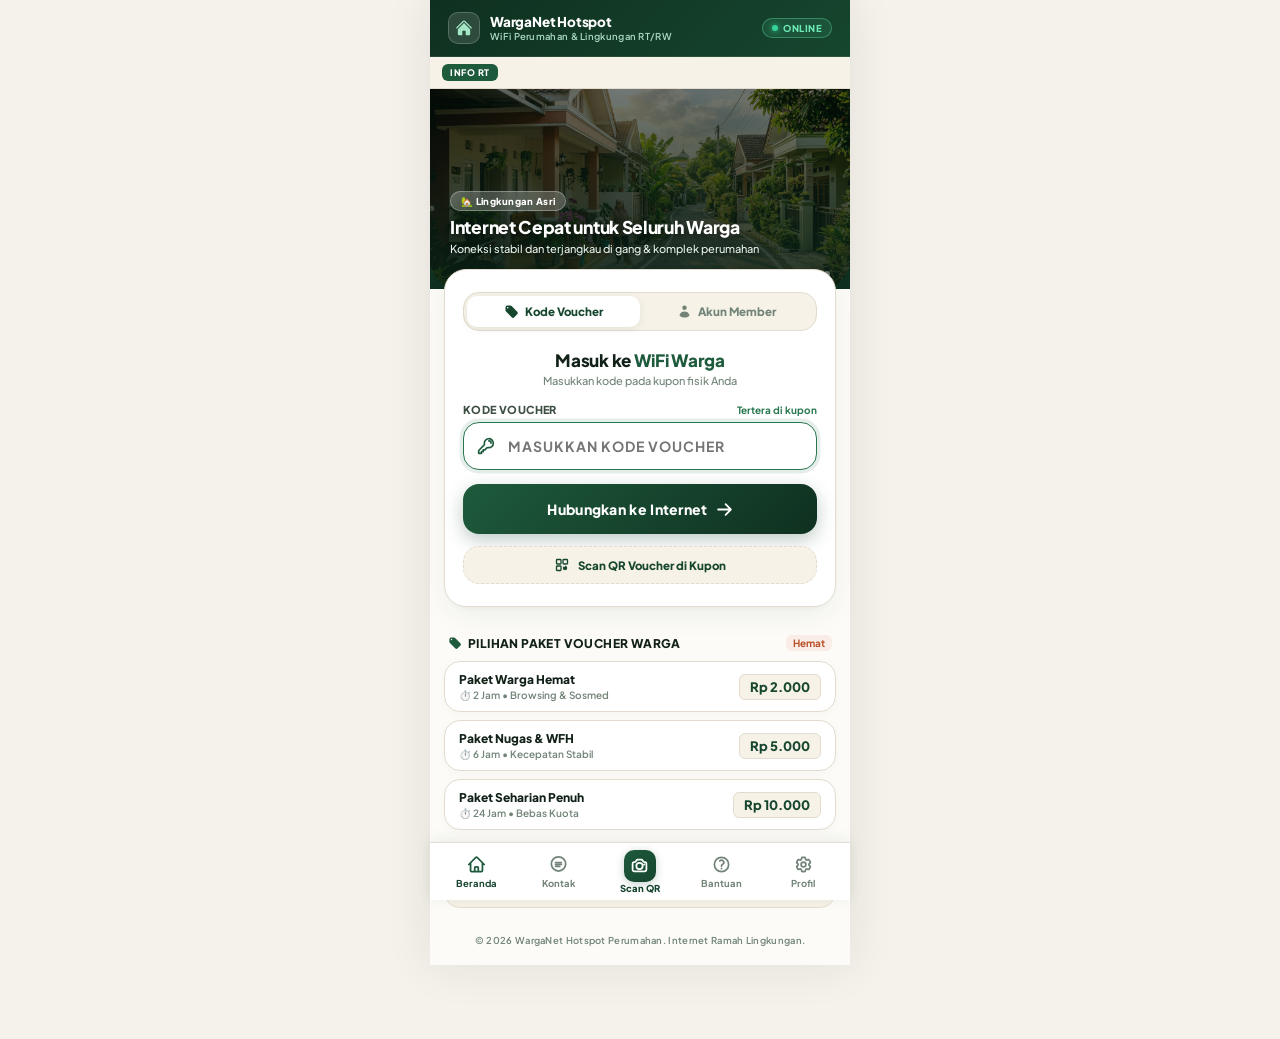
<file: login.src.html>
<!DOCTYPE html>
<html lang="id">
<head>
    <meta charset="UTF-8">
    <meta name="viewport" content="width=device-width, initial-scale=1.0">
    <title>WargaNet - WiFi Lingkungan & Perumahan</title>
    <link rel="stylesheet" href="style.css">
</head>
<body>

<div class="app-container">
    <!-- Top Community Status Bar -->
    <header class="app-header">
        <div class="header-title-wrapper">
            <div class="header-badge-icon">
                <svg xmlns="http://www.w3.org/2000/svg" viewBox="0 0 24 24" fill="currentColor" style="width: 18px; height: 18px;">
                    <path d="M11.47 3.841a.75.75 0 0 1 1.06 0l8.69 8.69a.75.75 0 1 0 1.06-1.061l-8.689-8.69a2.25 2.25 0 0 0-3.182 0l-8.69 8.69a.75.75 0 1 0 1.061 1.06l8.69-8.689Z" />
                    <path d="m12 5.432 8.159 8.159c.03.03.06.058.091.086v6.198c0 1.035-.84 1.875-1.875 1.875H15a.75.75 0 0 1-.75-.75v-4.5a.75.75 0 0 0-.75-.75h-3a.75.75 0 0 0-.75.75V21a.75.75 0 0 1-.75.75H5.625a1.875 1.875 0 0 1-1.875-1.875v-6.198a2.29 2.29 0 0 0 .091-.086L12 5.432Z" />
                </svg>
            </div>
            <div class="header-meta">
                <span class="header-brand-name">WargaNet Hotspot</span>
                <span class="header-rt-sub">WiFi Perumahan & Lingkungan RT/RW</span>
            </div>
        </div>
        <div class="header-status-pill">
            <span class="status-dot"></span>
            ONLINE
        </div>
    </header>

    <!-- Running Text Ticker -->
    <div class="marquee-container">
        <span class="marquee-tag">INFO RT</span>
        <div class="marquee-track">
            <div class="marquee-text">Selamat datang di WiFi Perumahan | Voucher hemat tersedia di warung terdekat | Internetan lancar untuk warga dan keluarga!</div>
        </div>
    </div>

    <!-- Arched Hero Carousel -->
    <div class="hero-wrapper">
        <div class="carousel-container">
            <!-- Slide 1 -->
            <div class="carousel-slide active">
                <img src="sembako-bg.png" alt="Perumahan Warga" class="carousel-image">
                <div class="carousel-overlay"></div>
                <div class="carousel-content">
                    <span class="hero-pill-badge">🏡 Lingkungan Asri</span>
                    <h2 class="hero-title">Internet Cepat untuk Seluruh Warga</h2>
                    <p class="hero-desc">Koneksi stabil dan terjangkau di gang & komplek perumahan</p>
                </div>
            </div>
            <!-- Slide 2 -->
            <div class="carousel-slide">
                <img src="sembako-bg-2.png" alt="Akrab dan Guyub" class="carousel-image">
                <div class="carousel-overlay"></div>
                <div class="carousel-content">
                    <span class="hero-pill-badge">☕ Guyub & Nyaman</span>
                    <h2 class="hero-title">Akrab & Nyaman Digunakan Bersama</h2>
                    <p class="hero-desc">Internetan lancar di teras rumah, pos, maupun tempat kumpul</p>
                </div>
            </div>
            <!-- Slide 3 -->
            <div class="carousel-slide">
                <img src="sembako-bg-3.png" alt="Voucher Murah Warga" class="carousel-image">
                <div class="carousel-overlay"></div>
                <div class="carousel-content">
                    <span class="hero-pill-badge">⚡ Aktif 24 Jam</span>
                    <h2 class="hero-title">Voucher Hemat Mulai Rp 2.000</h2>
                    <p class="hero-desc">Tersedia di warung kelontong & pengurus lingkungan</p>
                </div>
            </div>
        </div>

        <!-- Dot Indicators -->
        <div class="carousel-indicators">
            <span class="carousel-dot active"></span>
            <span class="carousel-dot"></span>
            <span class="carousel-dot"></span>
        </div>
    </div>

    <!-- Elevated Main Login Card -->
    <main class="main-card">
        <!-- Tab Selector: Voucher vs Member -->
        <div class="tab-switcher">
            <button type="button" id="tab-btn-voucher" class="tab-btn active" onclick="switchToVoucherMode()">
                <svg xmlns="http://www.w3.org/2000/svg" viewBox="0 0 20 20" fill="currentColor">
                    <path fill-rule="evenodd" d="M4.5 2A2.5 2.5 0 0 0 2 4.5v3.879a2.5 2.5 0 0 0 .732 1.767l7.5 7.5a2.5 2.5 0 0 0 3.536 0l3.878-3.878a2.5 2.5 0 0 0 0-3.536l-7.5-7.5A2.5 2.5 0 0 0 8.38 2H4.5ZM5 6a1 1 0 1 0 0-2 1 1 0 0 0 0 2Z" clip-rule="evenodd" />
                </svg>
                Kode Voucher
            </button>
            <button type="button" id="tab-btn-member" class="tab-btn" onclick="switchToMemberMode()">
                <svg xmlns="http://www.w3.org/2000/svg" viewBox="0 0 20 20" fill="currentColor">
                    <path d="M10 8a3 3 0 1 0 0-6 3 3 0 0 0 0 6ZM3.465 14.493a1.23 1.23 0 0 0 .41 1.412A9.957 9.957 0 0 0 10 18c2.31 0 4.438-.784 6.131-2.1.43-.333.604-.903.408-1.41a7.002 7.002 0 0 0-13.074.003Z" />
                </svg>
                Akun Member
            </button>
        </div>

        <!-- Card Greeting Header -->
        <div class="card-intro">
            <h3 class="card-intro-title">Masuk ke <span>WiFi Warga</span></h3>
            <p class="card-intro-sub">Masukkan kode pada kupon fisik Anda</p>
        </div>

        <!-- Login Form -->
        <form id="login-form" action="$(link-login-only)" method="post">
            <input type="hidden" name="dst" value="$(link-orig)" />
            <input type="hidden" name="popup" value="true" />
            
            <div id="error-box" class="error-box" style="display: none;"></div>

            <!-- Username / Voucher field -->
            <div class="form-group">
                <div class="form-label-row">
                    <label id="input-label-username" class="form-label">Kode Voucher</label>
                    <span class="form-label-hint">Tertera di kupon</span>
                </div>
                <div class="input-wrapper">
                    <span class="input-icon">
                        <svg xmlns="http://www.w3.org/2000/svg" fill="none" viewBox="0 0 24 24" stroke-width="2.2" stroke="currentColor">
                            <path stroke-linecap="round" stroke-linejoin="round" d="M15.75 5.25a3 3 0 0 1 3 3m3 0a6 6 0 0 1-7.029 5.912c-.563-.097-1.159.026-1.563.43L10.5 17.25H8.25v2.25H6v2.25H2.25v-2.818c0-.597.237-1.17.659-1.591l6.499-6.499c.404-.404.527-1 .43-1.563A6 6 0 1 1 21.75 8.25Z" />
                        </svg>
                    </span>
                    <input type="text" id="username" name="username" placeholder="MASUKKAN KODE VOUCHER" required class="input-field uppercase-input" autocomplete="off" autofocus>
                </div>
            </div>

            <!-- Password field -->
            <div id="password-container" class="form-group" style="display: none;">
                <div class="form-label-row">
                    <label class="form-label">Password Member</label>
                    <span class="form-label-hint">Akun Terdaftar</span>
                </div>
                <div class="input-wrapper">
                    <span class="input-icon">
                        <svg xmlns="http://www.w3.org/2000/svg" fill="none" viewBox="0 0 24 24" stroke-width="2.2" stroke="currentColor">
                            <path stroke-linecap="round" stroke-linejoin="round" d="M16.5 10.5V6.75a4.5 4.5 0 1 0-9 0v3.75m-.75 11.25h10.5a2.25 2.25 0 0 0 2.25-2.25v-6.75a2.25 2.25 0 0 0-2.25-2.25H6.75a2.25 2.25 0 0 0-2.25 2.25v6.75a2.25 2.25 0 0 0 2.25 2.25Z" />
                        </svg>
                    </span>
                    <input type="password" id="password" name="password" placeholder="Password akun warga" class="input-field" autocomplete="off">
                    <button type="button" id="toggle-password" class="eye-toggle" title="Lihat/Sembunyikan password">
                        <svg xmlns="http://www.w3.org/2000/svg" fill="none" viewBox="0 0 24 24" stroke-width="2.2" stroke="currentColor" style="width:16px;height:16px;">
                            <path stroke-linecap="round" stroke-linejoin="round" d="M2.036 12.322a1.012 1.012 0 0 1 0-.639C3.423 7.51 7.36 4.5 12 4.5c4.638 0 8.573 3.007 9.963 7.178.07.207.07.431 0 .639C20.577 16.49 16.64 19.5 12 19.5c-4.638 0-8.573-3.007-9.963-7.178z" />
                            <circle cx="12" cy="12" r="3" />
                        </svg>
                    </button>
                </div>
            </div>

            <!-- Login Action Button -->
            <button type="submit" class="btn-primary">
                Hubungkan ke Internet
                <svg xmlns="http://www.w3.org/2000/svg" fill="none" viewBox="0 0 24 24" stroke-width="2.5" stroke="currentColor">
                    <path stroke-linecap="round" stroke-linejoin="round" d="M13.5 4.5 21 12m0 0-7.5 7.5M21 12H3" />
                </svg>
            </button>
        </form>

        <!-- Instant QR Scanner Trigger -->
        <a href="#" id="shortcut-scan-btn" class="qr-quick-btn">
            <svg xmlns="http://www.w3.org/2000/svg" fill="none" viewBox="0 0 24 24" stroke-width="2" stroke="currentColor">
                <path stroke-linecap="round" stroke-linejoin="round" d="M3.75 4.875c0-.621.504-1.125 1.125-1.125h4.5c.621 0 1.125.504 1.125 1.125v4.5c0 .621-.504 1.125-1.125 1.125h-4.5A1.125 1.125 0 0 1 3.75 9.375v-4.5ZM3.75 14.625c0-.621.504-1.125 1.125-1.125h4.5c.621 0 1.125.504 1.125 1.125v4.5c0 .621-.504 1.125-1.125 1.125h-4.5a1.125 1.125 0 0 1-1.125-1.125v-4.5ZM13.5 4.875c0-.621.504-1.125 1.125-1.125h4.5c.621 0 1.125.504 1.125 1.125v4.5c0 .621-.504 1.125-1.125 1.125h-4.5A1.125 1.125 0 0 1 13.5 9.375v-4.5Z" />
                <path stroke-linecap="round" stroke-linejoin="round" d="M17.625 16.5h.008v.008h-.008V16.5ZM16.5 17.625h.008v.008H16.5v-.008ZM15.375 16.5h.008v.008h-.008V16.5ZM16.5 15.375h.008v.008H16.5v-.008ZM17.625 18.75h.008v.008h-.008v-.008ZM18.75 17.625h.008v.008h-.008v-.008ZM18.75 15.375h.008v.008h-.008v-.008ZM17.625 14.25h.008v.008h-.008v-.008ZM15.375 18.75h.008v.008h-.008v-.008ZM14.25 17.625h.008v.008h-.008v-.008ZM14.25 15.375h.008v.008h-.008v-.008ZM16.5 16.5h.008v.008H16.5V16.5Z" />
            </svg>
            Scan QR Voucher di Kupon
        </a>

        <!-- Backward compatible hidden link for script toggle -->
        <a href="#" id="toggle-member-login" style="display: none;"></a>
    </main>

    <!-- Packages Section -->
    <div class="packages-section">
        <div class="section-header">
            <h4 class="section-title">
                <svg xmlns="http://www.w3.org/2000/svg" viewBox="0 0 20 20" fill="currentColor" style="width: 14px; height: 14px; color: var(--c-forest-700);">
                    <path fill-rule="evenodd" d="M4.5 2A2.5 2.5 0 0 0 2 4.5v3.879a2.5 2.5 0 0 0 .732 1.767l7.5 7.5a2.5 2.5 0 0 0 3.536 0l3.878-3.878a2.5 2.5 0 0 0 0-3.536l-7.5-7.5A2.5 2.5 0 0 0 8.38 2H4.5ZM5 6a1 1 0 1 0 0-2 1 1 0 0 0 0 2Z" clip-rule="evenodd" />
                </svg>
                Pilihan Paket Voucher Warga
            </h4>
            <span class="section-tag">Hemat</span>
        </div>

        <div class="packages-list">
            <div class="ticket-card">
                <div class="ticket-info">
                    <span class="ticket-name">Paket Warga Hemat</span>
                    <span class="ticket-meta">⏱️ 2 Jam • Browsing & Sosmed</span>
                </div>
                <span class="ticket-price">Rp 2.000</span>
            </div>
            <div class="ticket-card">
                <div class="ticket-info">
                    <span class="ticket-name">Paket Nugas & WFH</span>
                    <span class="ticket-meta">⏱️ 6 Jam • Kecepatan Stabil</span>
                </div>
                <span class="ticket-price">Rp 5.000</span>
            </div>
            <div class="ticket-card">
                <div class="ticket-info">
                    <span class="ticket-name">Paket Seharian Penuh</span>
                    <span class="ticket-meta">⏱️ 24 Jam • Bebas Kuota</span>
                </div>
                <span class="ticket-price">Rp 10.000</span>
            </div>
        </div>
    </div>

    <!-- Community Warung Info Box -->
    <div class="community-card">
        <div class="community-icon-box">
            <svg xmlns="http://www.w3.org/2000/svg" fill="none" viewBox="0 0 24 24" stroke-width="2" stroke="currentColor">
                <path stroke-linecap="round" stroke-linejoin="round" d="M13.5 21v-7.5a.75.75 0 0 1 .75-.75h3a.75.75 0 0 1 .75.75V21m-4.5 0H2.36m11.14 0H18m0 0h3.64m-1.39 0V9.349M3.75 21V9.349m0 0a3.001 3.001 0 0 0 3.75-.614A2.993 2.993 0 0 0 9.75 9.75c.896 0 1.7-.393 2.25-1.015a2.993 2.993 0 0 0 2.25 1.015c.896 0 1.7-.393 2.25-1.015a3.001 3.001 0 0 0 3.75.614m-16.5 0a3.004 3.004 0 0 1-.621-4.72l1.189-1.19A1.5 1.5 0 0 1 5.378 3h13.243a1.5 1.5 0 0 1 1.06.44l1.19 1.189a3 3 0 0 1-.621 4.72" />
            </svg>
        </div>
        <div class="community-text-box">
            <div class="community-title">Beli Voucher di Warung Sekitar</div>
            <div class="community-desc">Tersedia di Warung Kelontong & Pengurus RT Lingkungan</div>
        </div>
    </div>

    <!-- Footer -->
    <footer class="brand-footer">
        &copy; 2026 WargaNet Hotspot Perumahan. Internet Ramah Lingkungan.
    </footer>

    <!-- Fixed Bottom Navbar -->
    <nav class="bottom-nav">
        <a class="nav-item active" href="login.html">
            <svg xmlns="http://www.w3.org/2000/svg" fill="none" viewBox="0 0 24 24" stroke-width="2.2" stroke="currentColor">
                <path stroke-linecap="round" stroke-linejoin="round" d="m2.25 12 8.954-8.955c.44-.439 1.152-.439 1.591 0L21.75 12M4.5 9.75v10.125c0 .621.504 1.125 1.125 1.125H9.75v-4.875c0-.621.504-1.125 1.125-1.125h2.25c.621 0 1.125.504 1.125 1.125V21h4.125c.621 0 1.125-.504 1.125-1.125V9.75M8.25 21h8.25" />
            </svg>
            Beranda
        </a>
        <a class="nav-item" onclick="alert('Hubungi Pengurus / Admin WiFi Lingkungan Perumahan untuk info voucher atau bantuan!')">
            <svg xmlns="http://www.w3.org/2000/svg" fill="none" viewBox="0 0 24 24" stroke-width="2.2" stroke="currentColor">
                <path stroke-linecap="round" stroke-linejoin="round" d="M12 20.25c4.97 0 9-4.03 9-9s-4.03-9-9-9-9 4.03-9 9 4.03 9 9 9Z" />
                <path stroke-linecap="round" stroke-linejoin="round" d="M8.25 9.75h7.5M8.25 12h7.5M8.25 14.25h5.25" />
            </svg>
            Kontak
        </a>
        <div class="nav-scan-wrapper">
            <div id="nav-scan-btn" class="nav-scan-btn" title="Scan QR Voucher">
                <svg xmlns="http://www.w3.org/2000/svg" fill="none" viewBox="0 0 24 24" stroke-width="2.5" stroke="currentColor">
                    <path stroke-linecap="round" stroke-linejoin="round" d="M6.827 6.175A2.31 2.31 0 0 1 5.186 7.23c-.38.054-.757.112-1.134.175C2.999 7.58 2.25 8.507 2.25 9.574V18a2.25 2.25 0 0 0 2.25 2.25h15A2.25 2.25 0 0 0 21.75 18V9.574c0-1.067-.75-1.994-1.802-2.169a47.865 47.865 0 0 0-1.134-.175 2.31 2.31 0 0 1-1.64-1.055l-.822-1.316a2.192 2.192 0 0 0-1.736-1.039 48.774 48.774 0 0 0-5.232 0 2.192 2.192 0 0 0-1.736 1.039l-.821 1.316Z" />
                    <path stroke-linecap="round" stroke-linejoin="round" d="M16.5 12.75a4.5 4.5 0 1 1-9 0 4.5 4.5 0 0 1 9 0ZM18.75 10.5h.008v.008h-.008V10.5Z" />
                </svg>
            </div>
            <span class="nav-scan-label">Scan QR</span>
        </div>
        <a class="nav-item" onclick="alert('Panduan Masuk WiFi:\n1. Masukkan kode voucher yang tertera pada kupon\n2. Tekan tombol Hubungkan ke Internet\n3. Atau gunakan tombol Scan QR untuk masuk otomatis!')">
            <svg xmlns="http://www.w3.org/2000/svg" fill="none" viewBox="0 0 24 24" stroke-width="2.2" stroke="currentColor">
                <path stroke-linecap="round" stroke-linejoin="round" d="M9.879 7.519c1.171-1.025 3.071-1.025 4.242 0 1.172 1.025 1.172 2.687 0 3.712-.203.179-.43.326-.67.442-.745.361-1.45.999-1.45 1.827v.75M21 12a9 9 0 1 1-18 0 9 9 0 0 1 18 0Zm-9 5.25h.008v.008H12v-.008Z" />
            </svg>
            Bantuan
        </a>
        <a class="nav-item" onclick="alert('WargaNet Hotspot Perumahan v2.0\nLayanan internet komunitas warga RT/RW & Perumahan\nCepat, hemat, dan ramah lingkungan')">
            <svg xmlns="http://www.w3.org/2000/svg" fill="none" viewBox="0 0 24 24" stroke-width="2.2" stroke="currentColor">
                <path stroke-linecap="round" stroke-linejoin="round" d="M9.594 3.94c.09-.542.56-.94 1.11-.94h2.593c.55 0 1.02.398 1.11.94l.213 1.281c.063.374.313.686.645.87.074.04.147.083.22.127.324.196.72.257 1.075.124l1.217-.456a1.125 1.125 0 0 1 1.37.49l1.296 2.247a1.125 1.125 0 0 1-.26 1.43l-1.003.828c-.293.241-.438.613-.43.992a7.723 7.723 0 0 1 0 .255c-.008.378.137.75.43.991l1.004.827c.424.35.534.954.26 1.43l-1.298 2.247a1.125 1.125 0 0 1-1.369.491l-1.217-.456c-.355-.133-.75-.072-1.076.124a6.47 6.47 0 0 1-.22.128c-.331.183-.581.495-.644.869l-.213 1.281c-.09.543-.56.94-1.11.94h-2.594c-.55 0-1.019-.398-1.11-.94l-.213-1.281c-.062-.374-.312-.686-.644-.87a6.52 6.52 0 0 1-.22-.127c-.325-.196-.72-.257-1.076-.124l-1.217.456a1.125 1.125 0 0 1-1.369-.49l-1.297-2.247a1.125 1.125 0 0 1 .26-1.43l1.004-.827c.292-.24.437-.613.43-.991a6.932 6.932 0 0 1 0-.255c.007-.38-.138-.751-.43-.992l-1.004-.827a1.125 1.125 0 0 1-.26-1.43l1.297-2.247a1.125 1.125 0 0 1 1.37-.491l1.216.456c.356.133.751.072 1.076-.124.072-.044.146-.086.22-.128.332-.183.582-.495.644-.869l.214-1.28Z" />
                <path stroke-linecap="round" stroke-linejoin="round" d="M15 12a3 3 0 1 1-6 0 3 3 0 0 1 6 0Z" />
            </svg>
            Profil
        </a>
    </nav>
</div>

<!-- QR Scanner Modal Overlay -->
<div id="scanner-modal" class="scanner-modal" style="display: none;">
    <div class="scanner-modal-content">
        <div class="scanner-modal-header">
            <h3>Cara Masuk Lewat Scan QR</h3>
            <button type="button" id="close-scanner" class="close-scanner-btn">&times;</button>
        </div>
        
        <div class="scanner-guide-body">
            <div class="guide-step">
                <div class="guide-step-number">1</div>
                <div class="guide-step-text">
                    <strong>Buka Kamera HP</strong>
                    <p>Buka aplikasi Kamera bawaan HP Anda atau Google Lens.</p>
                </div>
            </div>

            <div class="guide-step">
                <div class="guide-step-number">2</div>
                <div class="guide-step-text">
                    <strong>Sorot Kode QR Voucher</strong>
                    <p>Arahkan kamera ke kode QR yang tercetak di kartu voucher WiFi.</p>
                </div>
            </div>

            <div class="guide-step">
                <div class="guide-step-number">3</div>
                <div class="guide-step-text">
                    <strong>Klik Notifikasi Link</strong>
                    <p>Ketuk link yang muncul di layar untuk otomatis masuk internet!</p>
                </div>
            </div>
        </div>

        <div class="guide-footer-btn">
            <button type="button" id="close-guide-btn" class="btn-primary" style="height: 40px; font-size: 12px;">Saya Mengerti</button>
        </div>
    </div>
</div>

<script src="script.js"></script>
</body>
</html>
</file>
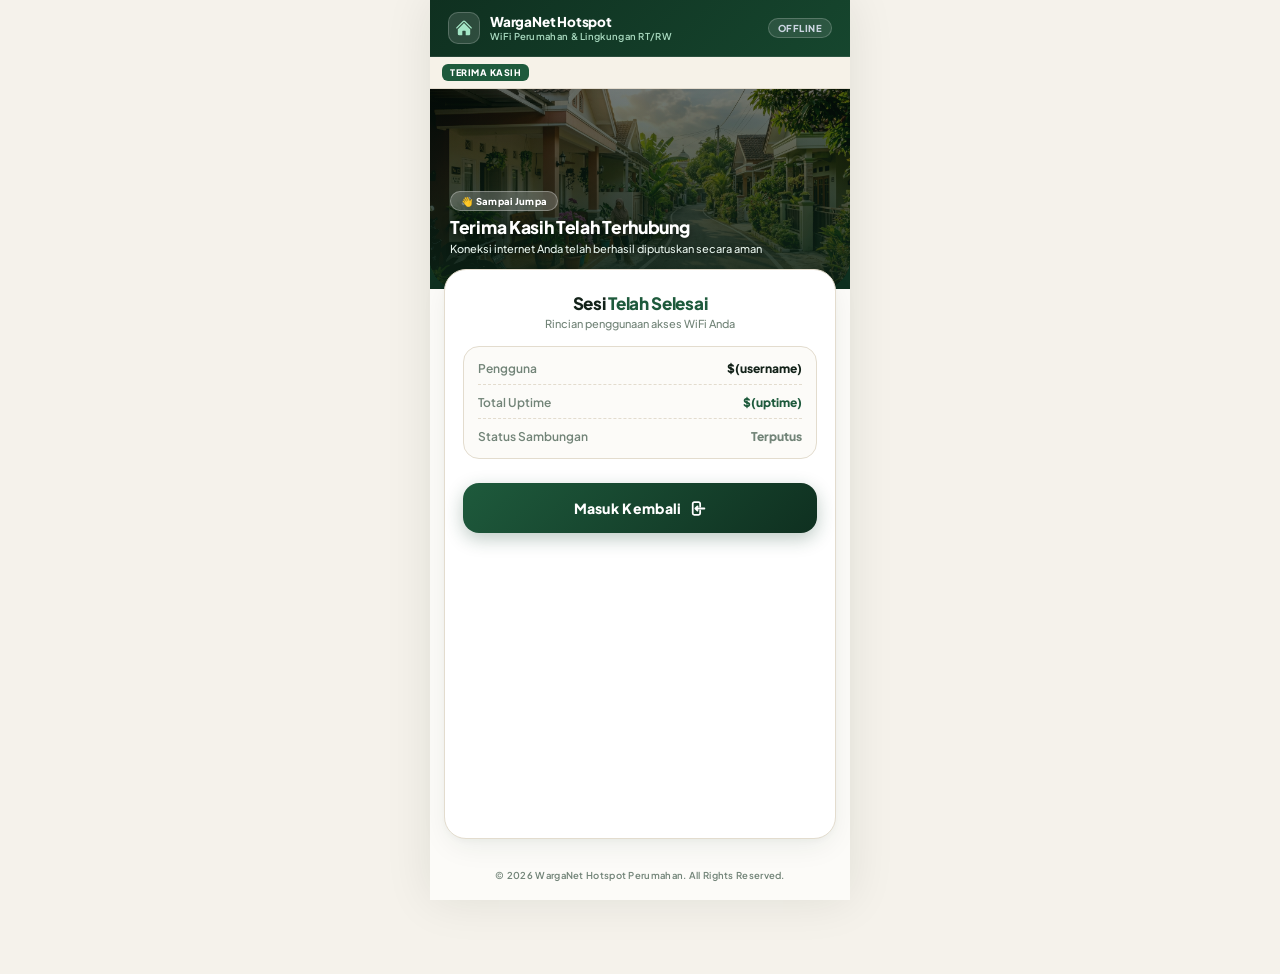
<file: logout.html>
<!DOCTYPE html>
<html lang="id">
<head>
    <meta charset="UTF-8">
    <meta name="viewport" content="width=device-width, initial-scale=1.0">
    <title>Sesi Berakhir - WargaNet Hotspot</title>
    <link rel="stylesheet" href="style.css">
</head>
<body>

<div class="app-container">
    <!-- Top Community Status Bar -->
    <header class="app-header">
        <div class="header-title-wrapper">
            <div class="header-badge-icon">
                <svg xmlns="http://www.w3.org/2000/svg" viewBox="0 0 24 24" fill="currentColor" style="width: 18px; height: 18px;">
                    <path d="M11.47 3.841a.75.75 0 0 1 1.06 0l8.69 8.69a.75.75 0 1 0 1.06-1.061l-8.689-8.69a2.25 2.25 0 0 0-3.182 0l-8.69 8.69a.75.75 0 1 0 1.061 1.06l8.69-8.689Z" />
                    <path d="m12 5.432 8.159 8.159c.03.03.06.058.091.086v6.198c0 1.035-.84 1.875-1.875 1.875H15a.75.75 0 0 1-.75-.75v-4.5a.75.75 0 0 0-.75-.75h-3a.75.75 0 0 0-.75.75V21a.75.75 0 0 1-.75.75H5.625a1.875 1.875 0 0 1-1.875-1.875v-6.198a2.29 2.29 0 0 0 .091-.086L12 5.432Z" />
                </svg>
            </div>
            <div class="header-meta">
                <span class="header-brand-name">WargaNet Hotspot</span>
                <span class="header-rt-sub">WiFi Perumahan & Lingkungan RT/RW</span>
            </div>
        </div>
        <div class="header-status-pill" style="color: #cbd5e1; border-color: rgba(255,255,255,0.2); background: rgba(255,255,255,0.1);">
            OFFLINE
        </div>
    </header>

    <!-- Running Text Ticker -->
    <div class="marquee-container">
        <span class="marquee-tag">TERIMA KASIH</span>
        <div class="marquee-track">
            <div class="marquee-text">Sesi telah selesai | Silakan hubungkan kembali kapan saja untuk menikmati WiFi warga!</div>
        </div>
    </div>

    <!-- Arched Hero Carousel -->
    <div class="hero-wrapper">
        <div class="carousel-container">
            <!-- Slide 1 -->
            <div class="carousel-slide active">
                <img src="sembako-bg.png" alt="Sesi Berakhir" class="carousel-image">
                <div class="carousel-overlay"></div>
                <div class="carousel-content">
                    <span class="hero-pill-badge">👋 Sampai Jumpa</span>
                    <h2 class="hero-title">Terima Kasih Telah Terhubung</h2>
                    <p class="hero-desc">Koneksi internet Anda telah berhasil diputuskan secara aman</p>
                </div>
            </div>
        </div>
    </div>

    <!-- Elevated Main Status Card -->
    <main class="main-card">
        <!-- Card Greeting Header -->
        <div class="card-intro">
            <h3 class="card-intro-title">Sesi <span>Telah Selesai</span></h3>
            <p class="card-intro-sub">Rincian penggunaan akses WiFi Anda</p>
        </div>

        <!-- Receipt Table -->
        <div class="receipt-table" style="margin-bottom: 20px;">
            <div class="receipt-row">
                <span class="receipt-label">Pengguna</span>
                <span class="receipt-value">$(username)</span>
            </div>
            <div class="receipt-row">
                <span class="receipt-label">Total Uptime</span>
                <span class="receipt-value highlight">$(uptime)</span>
            </div>
            <div class="receipt-row">
                <span class="receipt-label">Status Sambungan</span>
                <span class="receipt-value" style="color: var(--c-text-muted);">Terputus</span>
            </div>
        </div>

        <!-- Return button -->
        <a href="$(link-login)" class="btn-primary" style="text-decoration: none;">
            Masuk Kembali
            <svg xmlns="http://www.w3.org/2000/svg" fill="none" viewBox="0 0 24 24" stroke-width="2.5" stroke="currentColor">
                <path stroke-linecap="round" stroke-linejoin="round" d="M15.75 9V5.25A2.25 2.25 0 0 0 13.5 3h-6a2.25 2.25 0 0 0-2.25 2.25v13.5A2.25 2.25 0 0 0 7.5 21h6a2.25 2.25 0 0 0 2.25-2.25V15M12 9l-3 3m0 0 3 3m-3-3h12.75" />
            </svg>
        </a>
    </main>

    <!-- Footer -->
    <footer class="brand-footer" style="margin-top: auto;">
        &copy; 2026 WargaNet Hotspot Perumahan. All Rights Reserved.
    </footer>
</div>

</body>
</html>
</file>
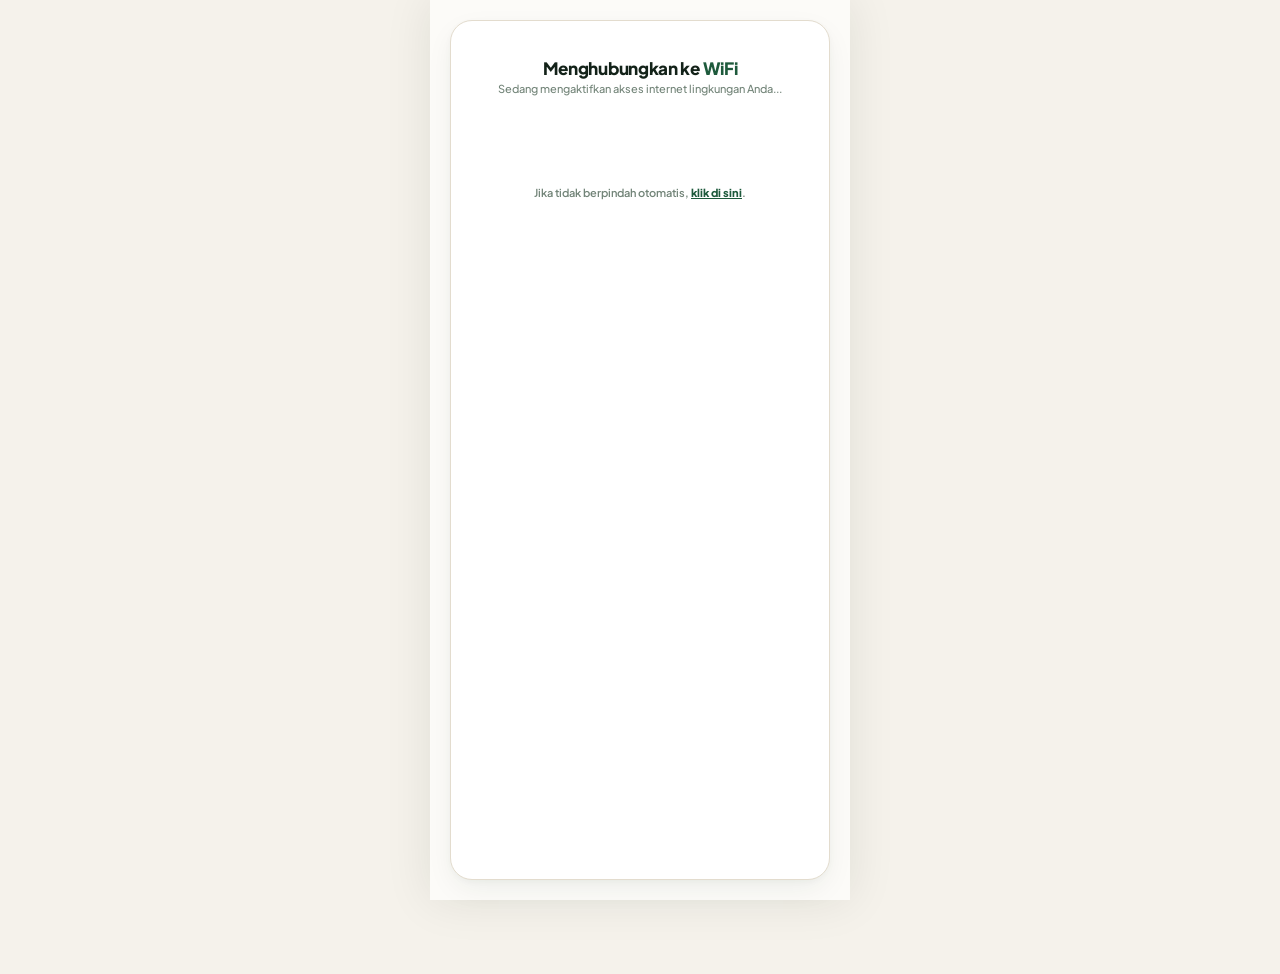
<file: redirect.html>
<!DOCTYPE html>
<html lang="id">
<head>
    <meta charset="UTF-8">
    <meta name="viewport" content="width=device-width, initial-scale=1.0">
    <title>Menghubungkan... - WargaNet Hotspot</title>
    <link rel="stylesheet" href="style.css">
    <meta http-equiv="refresh" content="2; url=$(link-redirect)">
    <script>
        function doRedirect() {
            setTimeout(function() {
                const isLocal = window.location.hostname === 'localhost' || 
                                window.location.hostname === '127.0.0.1' || 
                                window.location.protocol === 'file:';
                if (isLocal) {
                    window.location.href = "status.html";
                } else {
                    window.location.href = "$(link-redirect)";
                }
            }, 1800);
        }
    </script>
</head>
<body onload="doRedirect()">

<div class="app-container" style="justify-content: center; align-items: center; padding: 20px;">
    <!-- Elevated Card -->
    <main class="main-card" style="margin: 0; width: 100%; border: 1px solid var(--c-border); border-radius: var(--radius-lg); padding: 36px 20px; text-align: center;">
        
        <div class="card-intro" style="margin-bottom: 20px;">
            <h3 class="card-intro-title">Menghubungkan ke <span>WiFi</span></h3>
            <p class="card-intro-sub">Sedang mengaktifkan akses internet lingkungan Anda...</p>
        </div>

        <!-- Loading Dots -->
        <div class="loading-dots">
            <div class="dot"></div>
            <div class="dot"></div>
            <div class="dot"></div>
        </div>

        <p style="font-size: 11px; color: var(--c-text-muted); font-weight: 600; margin-top: 14px;">
            Jika tidak berpindah otomatis, <a href="status.html" style="color: var(--c-forest-700); text-decoration: underline; font-weight: 800;">klik di sini</a>.
        </p>
    </main>
</div>

</body>
</html>
</file>
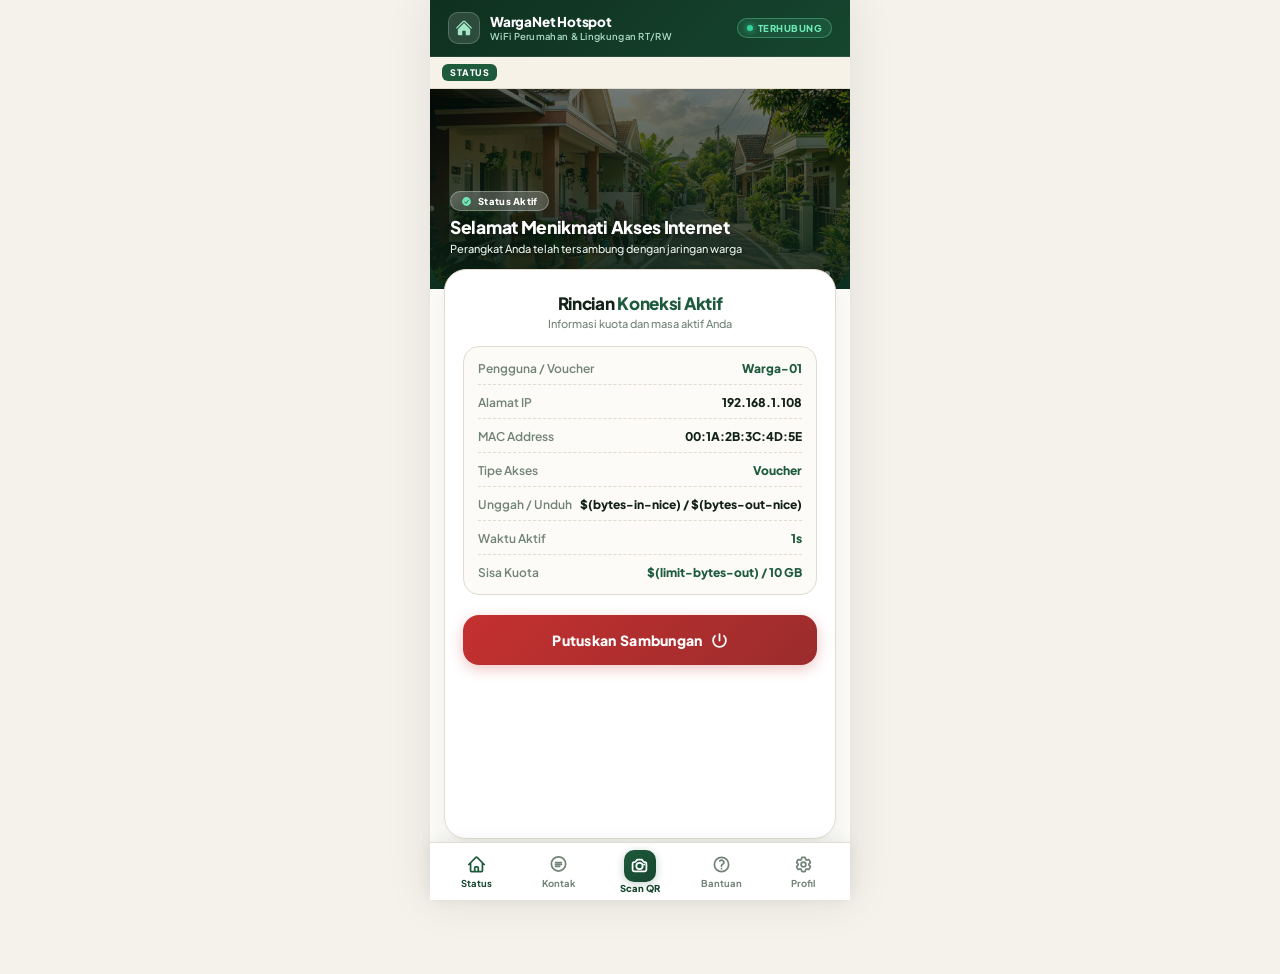
<file: status.html>
<!DOCTYPE html>
<html lang="id">
<head>
    <meta charset="UTF-8">
    <meta name="viewport" content="width=device-width, initial-scale=1.0">
    <title>Status Terhubung - WargaNet Hotspot</title>
    <style>
/* ===================================================================
   WARGANET - HOTSPOT PORTAL PERUMAHAN & KAMPUNG PADAT
   Visual Style: Warm Community Modernism (Forest Sage, Clay Terracotta, Warm Sand & Linen)
   =================================================================== */

@import url('https://fonts.googleapis.com/css2?family=Plus+Jakarta+Sans:wght@400;500;600;700;800;900&display=swap');

:root {
    /* Brand Color Palette: Perumahan & Lingkungan */
    --c-forest-900: #0f3020;
    --c-forest-800: #16462e;
    --c-forest-700: #1e5a3c;
    --c-forest-600: #297750;
    --c-forest-500: #369b6a;
    --c-forest-100: #e4f2ea;
    --c-forest-50:  #f0f8f3;

    /* Clay & Terracotta Warm Accents (Genteng & Bata Perumahan) */
    --c-clay-600:   #b85028;
    --c-clay-500:   #cf6134;
    --c-clay-100:   #faece6;
    
    /* Warm Sand, Cream & Canvas Backgrounds */
    --c-canvas:     #f5f2eb;
    --c-surface:    #ffffff;
    --c-sand-50:    #fcfbf8;
    --c-sand-100:   #f6f2e8;
    --c-sand-200:   #eee8dc;
    --c-sand-300:   #e0d7c7;

    /* Typography Charcoal */
    --c-text-title: #132219;
    --c-text-body:  #3d4e43;
    --c-text-muted: #728478;
    --c-border:     #e3dcce;
    --c-border-subtle: #ede7dc;

    /* Border Radii */
    --radius-xs: 6px;
    --radius-sm: 10px;
    --radius-md: 16px;
    --radius-lg: 22px;
    --radius-xl: 30px;
    --radius-pill: 9999px;

    /* Custom Shadows */
    --shadow-card: 0 10px 30px -5px rgba(19, 48, 32, 0.08), 0 2px 6px rgba(19, 48, 32, 0.03);
    --shadow-btn: 0 6px 18px rgba(22, 70, 46, 0.28);
    --shadow-btn-hover: 0 10px 24px rgba(22, 70, 46, 0.38);
}

* {
    margin: 0;
    padding: 0;
    box-sizing: border-box;
}

html {
    background-color: var(--c-canvas);
    font-size: 14px;
}

body {
    background-color: var(--c-canvas);
    font-family: 'Plus Jakarta Sans', system-ui, -apple-system, sans-serif;
    color: var(--c-text-body);
    min-height: 100vh;
    display: flex;
    flex-direction: column;
    align-items: center;
    justify-content: flex-start;
    padding-bottom: 74px; /* Space for fixed bottom bar */
    -webkit-user-select: none;
    user-select: none;
    -webkit-font-smoothing: antialiased;
}

/* ===================================================================
   MAIN MOBILE APP FRAME
   =================================================================== */
.app-container {
    width: 100%;
    max-width: 420px;
    min-height: 100vh;
    display: flex;
    flex-direction: column;
    background-color: var(--c-sand-50);
    position: relative;
    box-shadow: 0 0 45px rgba(20, 36, 26, 0.09);
}

/* ===================================================================
   TOP COMMUNITY STATUS BAR (Griya & RT Information)
   =================================================================== */
.app-header {
    background: linear-gradient(135deg, var(--c-forest-900) 0%, var(--c-forest-800) 100%);
    color: #ffffff;
    padding: 12px 18px;
    display: flex;
    justify-content: space-between;
    align-items: center;
    border-bottom: 1px solid rgba(255, 255, 255, 0.1);
    position: relative;
    z-index: 40;
}

.header-title-wrapper {
    display: flex;
    align-items: center;
    gap: 10px;
}

.header-badge-icon {
    width: 32px;
    height: 32px;
    border-radius: var(--radius-sm);
    background: rgba(255, 255, 255, 0.12);
    border: 1px solid rgba(255, 255, 255, 0.2);
    display: flex;
    align-items: center;
    justify-content: center;
    color: #a3e6c5;
    flex-shrink: 0;
}

.header-meta {
    display: flex;
    flex-direction: column;
}

.header-brand-name {
    font-size: 13.5px;
    font-weight: 800;
    letter-spacing: -0.2px;
    color: #ffffff;
    line-height: 1.2;
}

.header-rt-sub {
    font-size: 9.5px;
    font-weight: 600;
    color: #a7d8be;
    letter-spacing: 0.3px;
}

.header-status-pill {
    display: inline-flex;
    align-items: center;
    gap: 5px;
    font-size: 9.5px;
    font-weight: 800;
    padding: 3px 9px;
    border-radius: var(--radius-pill);
    background: rgba(41, 119, 80, 0.35);
    color: #6ee7b7;
    border: 1px solid rgba(110, 231, 183, 0.35);
    letter-spacing: 0.5px;
}

.status-dot {
    width: 6px;
    height: 6px;
    border-radius: 50%;
    background-color: #34d399;
    box-shadow: 0 0 6px #34d399;
    animation: live-pulse 2s infinite ease-in-out;
}

@keyframes live-pulse {
    0%, 100% { opacity: 0.6; transform: scale(0.9); }
    50% { opacity: 1; transform: scale(1.15); }
}

/* ===================================================================
   HERO ARCH BANNER (Perumahan & Kampung Neighborhood)
   =================================================================== */
.hero-wrapper {
    position: relative;
    background-color: var(--c-forest-900);
}

.carousel-container {
    position: relative;
    height: 200px;
    overflow: hidden;
    border-bottom-left-radius: var(--radius-xl);
    border-bottom-right-radius: var(--radius-xl);
}

.carousel-slide {
    position: absolute;
    top: 0;
    left: 0;
    width: 100%;
    height: 100%;
    opacity: 0;
    transition: opacity 0.8s cubic-bezier(0.4, 0, 0.2, 1);
    z-index: 1;
}

.carousel-slide.active {
    opacity: 1;
    z-index: 2;
}

.carousel-image {
    width: 100%;
    height: 100%;
    object-fit: cover;
    filter: brightness(0.55) contrast(1.1);
}

.carousel-overlay {
    position: absolute;
    top: 0;
    left: 0;
    width: 100%;
    height: 100%;
    background: linear-gradient(180deg, rgba(15, 48, 32, 0.2) 0%, rgba(15, 40, 26, 0.8) 100%);
    z-index: 2;
}

.carousel-content {
    position: absolute;
    top: 0;
    left: 0;
    width: 100%;
    height: 100%;
    display: flex;
    flex-direction: column;
    justify-content: flex-end;
    padding: 20px 20px 32px;
    color: #ffffff;
    z-index: 3;
}

.hero-pill-badge {
    display: inline-flex;
    align-items: center;
    gap: 6px;
    background: rgba(255, 255, 255, 0.2);
    backdrop-filter: blur(6px);
    -webkit-backdrop-filter: blur(6px);
    border: 1px solid rgba(255, 255, 255, 0.3);
    padding: 3px 10px;
    border-radius: var(--radius-pill);
    font-size: 9.5px;
    font-weight: 800;
    letter-spacing: 0.3px;
    margin-bottom: 6px;
    color: #ffffff;
    width: fit-content;
}

.hero-title {
    font-size: 17.5px;
    font-weight: 900;
    letter-spacing: -0.3px;
    line-height: 1.25;
    text-shadow: 0 2px 8px rgba(0, 0, 0, 0.5);
    margin-bottom: 3px;
}

.hero-desc {
    font-size: 11px;
    font-weight: 500;
    color: #e5f2ea;
    line-height: 1.35;
    text-shadow: 0 1px 4px rgba(0, 0, 0, 0.6);
}

/* Minimalist Dot Indicators */
.carousel-indicators {
    position: absolute;
    bottom: 12px;
    right: 20px;
    display: flex;
    gap: 5px;
    z-index: 10;
}

.carousel-dot {
    width: 6px;
    height: 6px;
    border-radius: var(--radius-pill);
    background-color: rgba(255, 255, 255, 0.4);
    transition: all 0.3s ease;
    cursor: pointer;
}

.carousel-dot.active {
    width: 20px;
    background-color: #ffffff;
}

/* ===================================================================
   RUNNING TEXT TICKER
   =================================================================== */
.marquee-container {
    background-color: var(--c-sand-100);
    color: var(--c-forest-900);
    padding: 7px 12px;
    border-bottom: 1px solid var(--c-border);
    display: flex;
    align-items: center;
    gap: 8px;
    overflow: hidden;
    position: relative;
}

.marquee-tag {
    flex-shrink: 0;
    display: inline-flex;
    align-items: center;
    background-color: var(--c-forest-700);
    color: #ffffff;
    font-size: 9px;
    font-weight: 800;
    padding: 3px 8px;
    border-radius: var(--radius-xs);
    letter-spacing: 0.5px;
    z-index: 5;
}

.marquee-track {
    flex: 1;
    overflow: hidden;
    white-space: nowrap;
    position: relative;
    display: flex;
    align-items: center;
}

.marquee-text {
    display: inline-block;
    padding-left: 100%;
    font-size: 11px;
    font-weight: 600;
    color: var(--c-text-body);
    animation: ticker-scroll 22s linear infinite;
    white-space: nowrap;
}

@keyframes ticker-scroll {
    0% { transform: translate3d(0, 0, 0); }
    100% { transform: translate3d(-100%, 0, 0); }
}

/* ===================================================================
   ELEVATED LOGIN CARD (Overlapping Floating Architecture)
   =================================================================== */
.main-card {
    flex: 1;
    margin: -20px 14px 18px;
    padding: 22px 18px;
    background-color: var(--c-surface);
    border-radius: var(--radius-lg);
    border: 1px solid var(--c-border);
    box-shadow: var(--shadow-card);
    position: relative;
    z-index: 20;
    display: flex;
    flex-direction: column;
}

/* Segmented Tab Mode Selector */
.tab-switcher {
    display: flex;
    background-color: var(--c-sand-100);
    border: 1px solid var(--c-border);
    border-radius: var(--radius-md);
    padding: 3px;
    margin-bottom: 18px;
}

.tab-btn {
    flex: 1;
    padding: 8px 12px;
    font-size: 11.5px;
    font-weight: 800;
    border: none;
    border-radius: var(--radius-sm);
    background: transparent;
    color: var(--c-text-muted);
    cursor: pointer;
    display: flex;
    align-items: center;
    justify-content: center;
    gap: 6px;
    transition: all 0.25s ease;
    font-family: inherit;
}

.tab-btn.active {
    background-color: #ffffff;
    color: var(--c-forest-800);
    box-shadow: 0 2px 8px rgba(15, 48, 32, 0.08);
}

.tab-btn svg {
    width: 15px;
    height: 15px;
}

/* Header greeting inside Card */
.card-intro {
    margin-bottom: 16px;
    text-align: center;
}

.card-intro-title {
    font-size: 17px;
    font-weight: 900;
    color: var(--c-text-title);
    letter-spacing: -0.3px;
}

.card-intro-title span {
    color: var(--c-forest-700);
}

.card-intro-sub {
    font-size: 11px;
    color: var(--c-text-muted);
    font-weight: 500;
    margin-top: 3px;
}

/* ===================================================================
   FORM INPUTS & LABELS
   =================================================================== */
.form-group {
    margin-bottom: 14px;
}

.form-label-row {
    display: flex;
    justify-content: space-between;
    align-items: center;
    margin-bottom: 6px;
}

.form-label {
    font-size: 11px;
    font-weight: 800;
    color: var(--c-text-body);
    text-transform: uppercase;
    letter-spacing: 0.4px;
}

.form-label-hint {
    font-size: 10px;
    color: var(--c-forest-600);
    font-weight: 700;
}

.input-wrapper {
    position: relative;
    display: flex;
    align-items: center;
}

.input-icon {
    position: absolute;
    left: 14px;
    color: var(--c-text-muted);
    display: flex;
    align-items: center;
    pointer-events: none;
    transition: color 0.2s;
}

.input-icon svg {
    width: 18px;
    height: 18px;
}

.input-field {
    width: 100%;
    height: 48px;
    padding: 0 14px 0 44px;
    border: 1.5px solid var(--c-border);
    border-radius: var(--radius-md);
    font-size: 14px;
    font-weight: 700;
    color: var(--c-text-title);
    outline: none;
    background-color: var(--c-sand-50);
    font-family: inherit;
    transition: all 0.2s ease;
}

.input-field:focus {
    background-color: #ffffff;
    border-color: var(--c-forest-600);
    box-shadow: 0 0 0 3.5px rgba(41, 119, 80, 0.12);
}

.input-wrapper:focus-within .input-icon {
    color: var(--c-forest-700);
}

.uppercase-input {
    text-transform: uppercase;
    letter-spacing: 1px;
}

.eye-toggle {
    position: absolute;
    right: 12px;
    background: none;
    border: none;
    color: var(--c-text-muted);
    cursor: pointer;
    display: flex;
    align-items: center;
    padding: 8px;
    outline: none;
    border-radius: var(--radius-xs);
    transition: color 0.2s;
}

.eye-toggle:hover {
    color: var(--c-forest-700);
}

/* ===================================================================
   PRIMARY ACTION BUTTON
   =================================================================== */
.btn-primary {
    width: 100%;
    height: 50px;
    background: linear-gradient(135deg, var(--c-forest-700) 0%, var(--c-forest-900) 100%);
    color: #ffffff;
    border: none;
    border-radius: var(--radius-md);
    font-size: 14px;
    font-weight: 800;
    cursor: pointer;
    display: flex;
    align-items: center;
    justify-content: center;
    gap: 8px;
    box-shadow: var(--shadow-btn);
    transition: all 0.2s cubic-bezier(0.16, 1, 0.3, 1);
    letter-spacing: 0.3px;
    font-family: inherit;
    margin-top: 4px;
}

.btn-primary:hover {
    background: linear-gradient(135deg, var(--c-forest-600) 0%, var(--c-forest-800) 100%);
    box-shadow: var(--shadow-btn-hover);
    transform: translateY(-1px);
}

.btn-primary:active {
    transform: translateY(1px);
    box-shadow: 0 2px 8px rgba(15, 48, 32, 0.2);
}

.btn-primary svg {
    width: 17px;
    height: 17px;
    transition: transform 0.2s;
}

.btn-primary:hover svg {
    transform: translateX(3px);
}

/* Instant QR Action Banner */
.qr-quick-btn {
    margin-top: 12px;
    width: 100%;
    padding: 10px 14px;
    background-color: var(--c-sand-100);
    border: 1px dashed var(--c-border);
    border-radius: var(--radius-md);
    display: flex;
    align-items: center;
    justify-content: center;
    gap: 8px;
    color: var(--c-forest-800);
    font-size: 11.5px;
    font-weight: 800;
    text-decoration: none;
    cursor: pointer;
    transition: all 0.2s ease;
}

.qr-quick-btn:hover {
    background-color: var(--c-forest-50);
    border-color: var(--c-forest-500);
    color: var(--c-forest-700);
}

.qr-quick-btn svg {
    width: 16px;
    height: 16px;
}

/* ===================================================================
   VOUCHER TICKET PACKAGES (Perforated Card Style)
   =================================================================== */
.packages-section {
    margin: 10px 14px 16px;
}

.section-header {
    display: flex;
    justify-content: space-between;
    align-items: center;
    margin-bottom: 10px;
    padding: 0 4px;
}

.section-title {
    font-size: 12px;
    font-weight: 800;
    color: var(--c-text-title);
    text-transform: uppercase;
    letter-spacing: 0.4px;
    display: flex;
    align-items: center;
    gap: 6px;
}

.section-tag {
    font-size: 10px;
    font-weight: 700;
    color: var(--c-clay-600);
    background-color: var(--c-clay-100);
    padding: 2px 7px;
    border-radius: var(--radius-xs);
}

.packages-list {
    display: flex;
    flex-direction: column;
    gap: 8px;
}

.ticket-card {
    background-color: #ffffff;
    border: 1px solid var(--c-border);
    border-radius: var(--radius-md);
    padding: 10px 14px;
    display: flex;
    justify-content: space-between;
    align-items: center;
    position: relative;
    box-shadow: 0 2px 8px rgba(19, 48, 32, 0.03);
    transition: all 0.2s ease;
}

.ticket-card:hover {
    border-color: var(--c-forest-500);
    transform: translateY(-1px);
    box-shadow: 0 4px 12px rgba(19, 48, 32, 0.06);
}

.ticket-info {
    display: flex;
    flex-direction: column;
    gap: 2px;
}

.ticket-name {
    font-size: 12px;
    font-weight: 800;
    color: var(--c-text-title);
}

.ticket-meta {
    font-size: 10px;
    color: var(--c-text-muted);
    font-weight: 600;
}

.ticket-price {
    font-size: 13px;
    font-weight: 900;
    color: var(--c-forest-800);
    background-color: var(--c-sand-100);
    padding: 4px 10px;
    border-radius: var(--radius-xs);
    border: 1px solid var(--c-border);
}

/* ===================================================================
   WARUNG & COMMUNITY INFO CARD
   =================================================================== */
.community-card {
    margin: 0 14px 14px;
    background-color: var(--c-sand-100);
    border: 1px solid var(--c-border);
    border-radius: var(--radius-md);
    padding: 12px 14px;
    display: flex;
    align-items: center;
    gap: 12px;
}

.community-icon-box {
    width: 36px;
    height: 36px;
    border-radius: var(--radius-sm);
    background-color: var(--c-forest-100);
    color: var(--c-forest-700);
    display: flex;
    align-items: center;
    justify-content: center;
    flex-shrink: 0;
}

.community-icon-box svg {
    width: 19px;
    height: 19px;
}

.community-text-box {
    flex: 1;
}

.community-title {
    font-size: 11.5px;
    font-weight: 800;
    color: var(--c-text-title);
    margin-bottom: 2px;
}

.community-desc {
    font-size: 10px;
    color: var(--c-text-muted);
    line-height: 1.35;
}

/* ===================================================================
   STATUS / RECEIPT TABLE
   =================================================================== */
.receipt-table {
    border: 1px solid var(--c-border);
    border-radius: var(--radius-md);
    background-color: var(--c-sand-50);
    padding: 14px;
    display: flex;
    flex-direction: column;
    gap: 10px;
    margin-bottom: 16px;
}

.receipt-row {
    display: flex;
    justify-content: space-between;
    align-items: center;
    font-size: 12px;
    border-bottom: 1px dashed var(--c-border);
    padding-bottom: 8px;
}

.receipt-row:last-child {
    border-bottom: none;
    padding-bottom: 0;
}

.receipt-label {
    font-weight: 600;
    color: var(--c-text-muted);
}

.receipt-value {
    font-weight: 800;
    color: var(--c-text-title);
    text-align: right;
}

.receipt-value.highlight {
    color: var(--c-forest-700);
}

/* ===================================================================
   ALERT & ERROR BOX
   =================================================================== */
.error-box {
    background-color: #fff5f5;
    border: 1px solid #fed7d7;
    border-radius: var(--radius-sm);
    padding: 10px 12px;
    margin-bottom: 14px;
    color: #9b2c2c;
    font-size: 11px;
    font-weight: 700;
    display: flex;
    align-items: center;
    gap: 8px;
}

/* ===================================================================
   CLEAN ATTACHED BOTTOM NAVIGATION BAR (Fixed Viewport)
   =================================================================== */
.bottom-nav {
    position: fixed;
    bottom: 0;
    left: 0;
    right: 0;
    margin: 0 auto;
    width: 100%;
    max-width: 420px;
    height: 58px;
    background-color: #ffffff;
    display: flex;
    justify-content: space-around;
    align-items: center;
    z-index: 99999;
    box-shadow: 0 -2px 14px rgba(15, 48, 32, 0.08);
    padding: 0 6px;
    border-top: 1px solid var(--c-border);
}

.nav-item {
    display: flex;
    flex-direction: column;
    align-items: center;
    justify-content: center;
    color: var(--c-text-muted);
    text-decoration: none;
    font-size: 9.5px;
    font-weight: 700;
    gap: 3px;
    transition: all 0.2s ease;
    cursor: pointer;
    flex: 1;
    height: 100%;
}

.nav-item.active, .nav-item:hover {
    color: var(--c-forest-800);
}

.nav-item.active svg {
    color: var(--c-forest-700);
}

.nav-item svg {
    width: 19px;
    height: 19px;
    transition: transform 0.2s ease;
}

.nav-item:active svg {
    transform: scale(0.9);
}

/* Center Integrated Scan Pill / Action Button */
.nav-scan-wrapper {
    display: flex;
    flex-direction: column;
    align-items: center;
    justify-content: center;
    flex: 1;
    height: 100%;
    cursor: pointer;
    gap: 2px;
}

.nav-scan-btn {
    width: 32px;
    height: 32px;
    border-radius: var(--radius-sm);
    background: linear-gradient(135deg, var(--c-forest-700) 0%, var(--c-forest-800) 100%);
    display: flex;
    align-items: center;
    justify-content: center;
    color: #ffffff;
    box-shadow: 0 2px 8px rgba(22, 70, 46, 0.25);
    transition: all 0.2s ease;
    cursor: pointer;
}

.nav-scan-btn:hover {
    transform: scale(1.06);
    background: linear-gradient(135deg, var(--c-forest-600) 0%, var(--c-forest-700) 100%);
}

.nav-scan-btn svg {
    width: 17px;
    height: 17px;
}

.nav-scan-label {
    font-size: 9.5px;
    font-weight: 800;
    color: var(--c-forest-800);
    line-height: 1;
}

/* ===================================================================
   BRAND FOOTER
   =================================================================== */
.brand-footer {
    text-align: center;
    padding: 12px 14px 18px;
    font-size: 9.5px;
    color: var(--c-text-muted);
    font-weight: 600;
    letter-spacing: 0.3px;
    line-height: 1.4;
}

/* ===================================================================
   LOADING DOTS
   =================================================================== */
.loading-dots {
    display: flex;
    justify-content: center;
    align-items: center;
    gap: 6px;
    margin: 24px 0;
}

.dot {
    width: 9px;
    height: 9px;
    background-color: var(--c-forest-700);
    border-radius: 50%;
    animation: dot-bounce 1.4s infinite ease-in-out both;
}

.dot:nth-child(1) { animation-delay: -0.32s; }
.dot:nth-child(2) { animation-delay: -0.16s; }

@keyframes dot-bounce {
    0%, 80%, 100% { transform: scale(0); }
    40% { transform: scale(1); }
}

/* ===================================================================
   QR MODAL
   =================================================================== */
.scanner-modal {
    position: fixed;
    top: 0;
    left: 0;
    width: 100%;
    height: 100%;
    background-color: rgba(15, 35, 25, 0.72);
    z-index: 100000;
    display: flex;
    justify-content: center;
    align-items: center;
    padding: 18px;
    backdrop-filter: blur(4px);
    -webkit-backdrop-filter: blur(4px);
}

.scanner-modal-content {
    background-color: #ffffff;
    width: 100%;
    max-width: 320px;
    border-radius: var(--radius-lg);
    padding: 18px;
    display: flex;
    flex-direction: column;
    box-shadow: 0 16px 40px rgba(0, 0, 0, 0.2);
    border: 1px solid var(--c-border);
}

.scanner-modal-header {
    display: flex;
    justify-content: space-between;
    align-items: center;
    margin-bottom: 12px;
    padding-bottom: 10px;
    border-bottom: 1px solid var(--c-border);
}

.scanner-modal-header h3 {
    font-size: 13.5px;
    font-weight: 800;
    color: var(--c-forest-800);
}

.close-scanner-btn {
    background: transparent;
    border: none;
    font-size: 22px;
    color: var(--c-text-muted);
    cursor: pointer;
    line-height: 1;
    padding: 2px 6px;
    border-radius: 4px;
}

.scanner-guide-body {
    display: flex;
    flex-direction: column;
    gap: 10px;
    margin: 4px 0 14px;
}

.guide-step {
    display: flex;
    align-items: flex-start;
    gap: 10px;
}

.guide-step-number {
    width: 22px;
    height: 22px;
    border-radius: 50%;
    background-color: var(--c-forest-800);
    color: white;
    font-size: 10px;
    font-weight: 800;
    display: flex;
    align-items: center;
    justify-content: center;
    flex-shrink: 0;
}

.guide-step-text strong {
    display: block;
    font-size: 11.5px;
    font-weight: 800;
    color: var(--c-text-title);
}

.guide-step-text p {
    font-size: 10px;
    color: var(--c-text-muted);
    line-height: 1.35;
}

.guide-footer-btn {
    display: flex;
    justify-content: center;
    width: 100%;
}

</style>
</head>
<body onload="initStatusPage()">

<div class="app-container">
    <!-- Top Community Status Bar -->
    <header class="app-header">
        <div class="header-title-wrapper">
            <div class="header-badge-icon">
                <svg xmlns="http://www.w3.org/2000/svg" viewBox="0 0 24 24" fill="currentColor" style="width: 18px; height: 18px;">
                    <path d="M11.47 3.841a.75.75 0 0 1 1.06 0l8.69 8.69a.75.75 0 1 0 1.06-1.061l-8.689-8.69a2.25 2.25 0 0 0-3.182 0l-8.69 8.69a.75.75 0 1 0 1.061 1.06l8.69-8.689Z" />
                    <path d="m12 5.432 8.159 8.159c.03.03.06.058.091.086v6.198c0 1.035-.84 1.875-1.875 1.875H15a.75.75 0 0 1-.75-.75v-4.5a.75.75 0 0 0-.75-.75h-3a.75.75 0 0 0-.75.75V21a.75.75 0 0 1-.75.75H5.625a1.875 1.875 0 0 1-1.875-1.875v-6.198a2.29 2.29 0 0 0 .091-.086L12 5.432Z" />
                </svg>
            </div>
            <div class="header-meta">
                <span class="header-brand-name">WargaNet Hotspot</span>
                <span class="header-rt-sub">WiFi Perumahan & Lingkungan RT/RW</span>
            </div>
        </div>
        <div class="header-status-pill">
            <span class="status-dot"></span>
            TERHUBUNG
        </div>
    </header>

    <!-- Running Text Ticker -->
    <div class="marquee-container">
        <span class="marquee-tag">STATUS</span>
        <div class="marquee-track">
            <div class="marquee-text">Koneksi aktif | Kecepatan optimal | Selamat menikmati layanan WiFi lingkungan perumahan warga!</div>
        </div>
    </div>

    <!-- Arched Hero Carousel -->
    <div class="hero-wrapper">
        <div class="carousel-container">
            <!-- Slide 1 -->
            <div class="carousel-slide active">
                <img src="sembako-bg.png" alt="Status Terhubung" class="carousel-image">
                <div class="carousel-overlay"></div>
                <div class="carousel-content">
                    <span class="hero-pill-badge">
                        <svg xmlns="http://www.w3.org/2000/svg" viewBox="0 0 20 20" fill="currentColor" style="width: 11px; height: 11px; color: #6ee7b7;">
                            <path fill-rule="evenodd" d="M10 18a8 8 0 1 0 0-16 8 8 0 0 0 0 16Zm3.857-9.809a.75.75 0 0 0-1.214-.882l-3.483 4.79-1.88-1.88a.75.75 0 1 0-1.06 1.061l2.5 2.5a.75.75 0 0 0 1.137-.089l4-5.5Z" clip-rule="evenodd" />
                        </svg>
                        Status Aktif
                    </span>
                    <h2 class="hero-title">Selamat Menikmati Akses Internet</h2>
                    <p class="hero-desc">Perangkat Anda telah tersambung dengan jaringan warga</p>
                </div>
            </div>
            <!-- Slide 2 -->
            <div class="carousel-slide">
                <img src="sembako-bg-2.png" alt="Aktivitas Warga" class="carousel-image">
                <div class="carousel-overlay"></div>
                <div class="carousel-content">
                    <span class="hero-pill-badge">☕ Lingkungan Nyaman</span>
                    <h2 class="hero-title">Internetan Lancar & Stabil</h2>
                    <p class="hero-desc">Bebas browsing, belajar, dan hiburan di seluruh area</p>
                </div>
            </div>
            <!-- Slide 3 -->
            <div class="carousel-slide">
                <img src="sembako-bg-3.png" alt="Voucher Hemat" class="carousel-image">
                <div class="carousel-overlay"></div>
                <div class="carousel-content">
                    <span class="hero-pill-badge">⚡ Jaga Bersama</span>
                    <h2 class="hero-title">Gunakan Jaringan Secara Bijak</h2>
                    <p class="hero-desc">Kenyamanan bersama adalah prioritas seluruh warga</p>
                </div>
            </div>
        </div>

        <!-- Dot Indicators -->
        <div class="carousel-indicators">
            <span class="carousel-dot active"></span>
            <span class="carousel-dot"></span>
            <span class="carousel-dot"></span>
        </div>
    </div>

    <!-- Elevated Main Status Card -->
    <main class="main-card">
        <!-- Card Greeting Header -->
        <div class="card-intro">
            <h3 class="card-intro-title">Rincian <span>Koneksi Aktif</span></h3>
            <p class="card-intro-sub">Informasi kuota dan masa aktif Anda</p>
        </div>

        <!-- Receipt Table -->
        <div class="receipt-table">
            <div class="receipt-row">
                <span class="receipt-label">Pengguna / Voucher</span>
                <span class="receipt-value highlight" id="stat-username">$(username)</span>
            </div>
            <div class="receipt-row">
                <span class="receipt-label">Alamat IP</span>
                <span class="receipt-value" id="stat-ip">$(ip)</span>
            </div>
            <div class="receipt-row">
                <span class="receipt-label">MAC Address</span>
                <span class="receipt-value" id="stat-mac">$(mac)</span>
            </div>
            <div class="receipt-row">
                <span class="receipt-label">Tipe Akses</span>
                <span class="receipt-value highlight" id="stat-type">Voucher</span>
            </div>
            <div class="receipt-row">
                <span class="receipt-label">Unggah / Unduh</span>
                <span class="receipt-value">$(bytes-in-nice) / $(bytes-out-nice)</span>
            </div>
            <div class="receipt-row">
                <span class="receipt-label">Waktu Aktif</span>
                <span class="receipt-value highlight" id="stat-uptime">$(uptime)</span>
            </div>
            <div class="receipt-row">
                <span class="receipt-label">Sisa Kuota</span>
                <span class="receipt-value highlight">$(limit-bytes-out) / 10 GB</span>
            </div>
        </div>

        <!-- Disconnect Form -->
        <form action="$(link-logout)" name="logout" id="logout-form">
            <input type="hidden" name="erase-cookie" value="true" />
            <button type="submit" class="btn-primary" style="background: linear-gradient(135deg, #c53030 0%, #9b2c2c 100%); box-shadow: 0 4px 14px rgba(197, 48, 48, 0.28);">
                Putuskan Sambungan
                <svg xmlns="http://www.w3.org/2000/svg" fill="none" viewBox="0 0 24 24" stroke-width="2.5" stroke="currentColor">
                    <path stroke-linecap="round" stroke-linejoin="round" d="M5.636 5.636a9 9 0 1012.728 0M12 3v9" />
                </svg>
            </button>
        </form>
    </main>

    <!-- Footer -->
    <footer class="brand-footer">
        &copy; 2026 WargaNet Hotspot Perumahan. All Rights Reserved.
    </footer>

    <!-- Fixed Bottom Navbar -->
    <nav class="bottom-nav">
        <a class="nav-item active" href="status.html">
            <svg xmlns="http://www.w3.org/2000/svg" fill="none" viewBox="0 0 24 24" stroke-width="2.2" stroke="currentColor">
                <path stroke-linecap="round" stroke-linejoin="round" d="m2.25 12 8.954-8.955c.44-.439 1.152-.439 1.591 0L21.75 12M4.5 9.75v10.125c0 .621.504 1.125 1.125 1.125H9.75v-4.875c0-.621.504-1.125 1.125-1.125h2.25c.621 0 1.125.504 1.125 1.125V21h4.125c.621 0 1.125-.504 1.125-1.125V9.75M8.25 21h8.25" />
            </svg>
            Status
        </a>
        <a class="nav-item" onclick="alert('Hubungi Pengurus / Admin WiFi Lingkungan Perumahan jika membutuhkan bantuan atau perpanjangan kupon!')">
            <svg xmlns="http://www.w3.org/2000/svg" fill="none" viewBox="0 0 24 24" stroke-width="2.2" stroke="currentColor">
                <path stroke-linecap="round" stroke-linejoin="round" d="M12 20.25c4.97 0 9-4.03 9-9s-4.03-9-9-9-9 4.03-9 9 4.03 9 9 9Z" />
                <path stroke-linecap="round" stroke-linejoin="round" d="M8.25 9.75h7.5M8.25 12h7.5M8.25 14.25h5.25" />
            </svg>
            Kontak
        </a>
        <div class="nav-scan-wrapper">
            <div id="nav-scan-btn" class="nav-scan-btn" title="Scan QR Voucher">
                <svg xmlns="http://www.w3.org/2000/svg" fill="none" viewBox="0 0 24 24" stroke-width="2.5" stroke="currentColor">
                    <path stroke-linecap="round" stroke-linejoin="round" d="M6.827 6.175A2.31 2.31 0 0 1 5.186 7.23c-.38.054-.757.112-1.134.175C2.999 7.58 2.25 8.507 2.25 9.574V18a2.25 2.25 0 0 0 2.25 2.25h15A2.25 2.25 0 0 0 21.75 18V9.574c0-1.067-.75-1.994-1.802-2.169a47.865 47.865 0 0 0-1.134-.175 2.31 2.31 0 0 1-1.64-1.055l-.822-1.316a2.192 2.192 0 0 0-1.736-1.039 48.774 48.774 0 0 0-5.232 0 2.192 2.192 0 0 0-1.736 1.039l-.821 1.316Z" />
                    <path stroke-linecap="round" stroke-linejoin="round" d="M16.5 12.75a4.5 4.5 0 1 1-9 0 4.5 4.5 0 0 1 9 0ZM18.75 10.5h.008v.008h-.008V10.5Z" />
                </svg>
            </div>
            <span class="nav-scan-label">Scan QR</span>
        </div>
        <a class="nav-item" onclick="alert('Panduan:\nUntuk menyudahi koneksi atau memindahkan voucher ke perangkat lain, silakan klik tombol Putuskan Sambungan.')">
            <svg xmlns="http://www.w3.org/2000/svg" fill="none" viewBox="0 0 24 24" stroke-width="2.2" stroke="currentColor">
                <path stroke-linecap="round" stroke-linejoin="round" d="M9.879 7.519c1.171-1.025 3.071-1.025 4.242 0 1.172 1.025 1.172 2.687 0 3.712-.203.179-.43.326-.67.442-.745.361-1.45.999-1.45 1.827v.75M21 12a9 9 0 1 1-18 0 9 9 0 0 1 18 0Zm-9 5.25h.008v.008H12v-.008Z" />
            </svg>
            Bantuan
        </a>
        <a class="nav-item" onclick="alert('WargaNet Hotspot Perumahan v2.0\nLayanan internet komunitas warga RT/RW & Perumahan\nCepat, hemat, dan ramah lingkungan')">
            <svg xmlns="http://www.w3.org/2000/svg" fill="none" viewBox="0 0 24 24" stroke-width="2.2" stroke="currentColor">
                <path stroke-linecap="round" stroke-linejoin="round" d="M9.594 3.94c.09-.542.56-.94 1.11-.94h2.593c.55 0 1.02.398 1.11.94l.213 1.281c.063.374.313.686.645.87.074.04.147.083.22.127.324.196.72.257 1.075.124l1.217-.456a1.125 1.125 0 0 1 1.37.49l1.296 2.247a1.125 1.125 0 0 1-.26 1.43l-1.003.828c-.293.241-.438.613-.43.992a7.723 7.723 0 0 1 0 .255c-.008.378.137.75.43.991l1.004.827c.424.35.534.954.26 1.43l-1.298 2.247a1.125 1.125 0 0 1-1.369.491l-1.217-.456c-.355-.133-.75-.072-1.076.124a6.47 6.47 0 0 1-.22.128c-.331.183-.581.495-.644.869l-.213 1.281c-.09.543-.56.94-1.11.94h-2.594c-.55 0-1.019-.398-1.11-.94l-.213-1.281c-.062-.374-.312-.686-.644-.87a6.52 6.52 0 0 1-.22-.127c-.325-.196-.72-.257-1.076-.124l-1.217.456a1.125 1.125 0 0 1-1.369-.49l-1.297-2.247a1.125 1.125 0 0 1 .26-1.43l1.004-.827c.292-.24.437-.613.43-.991a6.932 6.932 0 0 1 0-.255c.007-.38-.138-.751-.43-.992l-1.004-.827a1.125 1.125 0 0 1-.26-1.43l1.297-2.247a1.125 1.125 0 0 1 1.37-.491l1.216.456c.356.133.751.072 1.076-.124.072-.044.146-.086.22-.128.332-.183.582-.495.644-.869l.214-1.28Z" />
                <path stroke-linecap="round" stroke-linejoin="round" d="M15 12a3 3 0 1 1-6 0 3 3 0 0 1 6 0Z" />
            </svg>
            Profil
        </a>
    </nav>
</div>

<script>
/**
 * WargaNet Hotspot Portal Logic
 * Supports: Voucher/Member tab toggling, Carousel Slider with Dot Indicators, Marquee Ticker, 
 * Password Show/Hide, QR Scan Auto-detection & Intent redirect, and local offline browser demo simulation.
 */

let switchToVoucherMode;
let switchToMemberMode;

document.addEventListener('DOMContentLoaded', () => {
    // --- Elements ---
    const inputLabel = document.getElementById('input-label-username');
    const usernameInput = document.getElementById('username');
    const passwordContainer = document.getElementById('password-container');
    const passwordInput = document.getElementById('password');
    const loginForm = document.getElementById('login-form');
    
    const togglePasswordBtn = document.getElementById('toggle-password');
    const errorBox = document.getElementById('error-box');

    const tabBtnVoucher = document.getElementById('tab-btn-voucher');
    const tabBtnMember = document.getElementById('tab-btn-member');
    const toggleMemberLogin = document.getElementById('toggle-member-login');

    let currentTab = 'voucher'; // 'voucher' or 'member'

    // --- CAROUSEL SLIDER LOGIC ---
    let currentSlide = 0;
    const slides = document.querySelectorAll('.carousel-slide');
    const dots = document.querySelectorAll('.carousel-dot');
    const slideIntervalTime = 4500; // 4.5 seconds auto play
    let slideInterval;

    function showSlide(index) {
        if (!slides || slides.length === 0) return;
        
        slides.forEach(slide => slide.classList.remove('active'));
        if (dots && dots.length > 0) {
            dots.forEach(dot => dot.classList.remove('active'));
        }
        
        currentSlide = (index + slides.length) % slides.length;
        
        slides[currentSlide].classList.add('active');
        if (dots && dots[currentSlide]) {
            dots[currentSlide].classList.add('active');
        }
    }

    function nextSlide() {
        showSlide(currentSlide + 1);
    }

    function startSlideShow() {
        slideInterval = setInterval(nextSlide, slideIntervalTime);
    }

    function resetSlideShow() {
        clearInterval(slideInterval);
        startSlideShow();
    }

    if (dots && dots.length > 0) {
        dots.forEach((dot, idx) => {
            dot.addEventListener('click', () => {
                showSlide(idx);
                resetSlideShow();
            });
        });
    }

    // Initialize Slider
    if (slides && slides.length > 0) {
        showSlide(0);
        startSlideShow();
    }

    // --- MODE TOGGLE LOGIC ---
    switchToMemberMode = function() {
        currentTab = 'member';
        if (tabBtnMember) tabBtnMember.classList.add('active');
        if (tabBtnVoucher) tabBtnVoucher.classList.remove('active');
        
        if (inputLabel) inputLabel.innerText = "Username Akun";
        if (usernameInput) {
            usernameInput.placeholder = "MASUKKAN USERNAME";
            usernameInput.setAttribute('autocapitalize', 'none');
            usernameInput.classList.remove('uppercase-input');
        }
        if (passwordContainer) passwordContainer.style.display = 'block';
        if (passwordInput) {
            passwordInput.required = true;
        }
        clearError();
        if (usernameInput) usernameInput.focus();
    };

    switchToVoucherMode = function() {
        currentTab = 'voucher';
        if (tabBtnVoucher) tabBtnVoucher.classList.add('active');
        if (tabBtnMember) tabBtnMember.classList.remove('active');
        
        if (inputLabel) inputLabel.innerText = "Kode Voucher";
        if (usernameInput) {
            usernameInput.placeholder = "MASUKKAN KODE VOUCHER";
            usernameInput.setAttribute('autocapitalize', 'characters');
            usernameInput.classList.add('uppercase-input');
        }
        if (passwordContainer) passwordContainer.style.display = 'none';
        if (passwordInput) {
            passwordInput.required = false;
            passwordInput.value = '';
        }
        clearError();
        if (usernameInput) usernameInput.focus();
    };

    if (toggleMemberLogin) {
        toggleMemberLogin.addEventListener('click', (e) => {
            e.preventDefault();
            if (currentTab === 'voucher') {
                switchToMemberMode();
            } else {
                switchToVoucherMode();
            }
        });
    }

    // --- PASSWORD EYE TOGGLE LOGIC ---
    if (togglePasswordBtn && passwordInput) {
        togglePasswordBtn.addEventListener('click', () => {
            const isPassword = passwordInput.type === 'password';
            passwordInput.type = isPassword ? 'text' : 'password';
            
            if (isPassword) {
                togglePasswordBtn.innerHTML = `
                    <svg xmlns="http://www.w3.org/2000/svg" fill="none" viewBox="0 0 24 24" stroke-width="2.2" stroke="currentColor" style="width:16px;height:16px;">
                        <path stroke-linecap="round" stroke-linejoin="round" d="M3.98 8.223A10.477 10.477 0 001.934 12C3.226 16.338 7.244 19.5 12 19.5c.993 0 1.953-.138 2.863-.395M6.228 6.228A10.45 10.45 0 0112 4.5c4.756 0 8.773 3.162 10.065 7.498a10.523 10.523 0 01-4.293 5.774M6.228 6.228L3 3m3.228 3.228l3.65 3.65m7.894 7.894L21 21m-3.228-3.228-3.65-3.65m0 0a3 3 0 10-4.243-4.243m4.242 4.242L9.88 9.88" />
                    </svg>
                `;
            } else {
                togglePasswordBtn.innerHTML = `
                    <svg xmlns="http://www.w3.org/2000/svg" fill="none" viewBox="0 0 24 24" stroke-width="2.2" stroke="currentColor" style="width:16px;height:16px;">
                        <path stroke-linecap="round" stroke-linejoin="round" d="M2.036 12.322a1.012 1.012 0 010-.639C3.423 7.51 7.36 4.5 12 4.5c4.638 0 8.573 3.007 9.963 7.178.07.207.07.431 0 .639C20.577 16.49 16.64 19.5 12 19.5c-4.638 0-8.573-3.007-9.963-7.178z" />
                        <circle cx="12" cy="12" r="3" />
                    </svg>
                `;
            }
        });
    }

    // --- AUTO-LOGIN VIA URL QUERY PARAMETERS (QR SCAN REDIRECT) ---
    const urlParams = new URLSearchParams(window.location.search);
    const queryUser = urlParams.get('username') || urlParams.get('user');
    const queryPass = urlParams.get('password') || urlParams.get('pass');

    if (queryUser) {
        if (usernameInput) usernameInput.value = '';
        if (passwordInput) passwordInput.value = '';

        const autoLoginOverlay = document.createElement('div');
        autoLoginOverlay.className = 'scanner-modal';
        autoLoginOverlay.style.zIndex = '200000';
        autoLoginOverlay.innerHTML = `
            <div class="scanner-modal-content" style="text-align: center; max-width: 280px; padding: 24px 20px;">
                <h3 style="color: var(--c-forest-800); margin-bottom: 12px; font-size: 14px;">Mendeteksi QR Voucher</h3>
                <div class="loading-dots" style="margin: 16px 0 8px;">
                    <div class="dot"></div>
                    <div class="dot"></div>
                    <div class="dot"></div>
                </div>
                <p style="font-size: 10.5px; color: var(--c-text-muted); font-weight: 600;">Menghubungkan otomatis ke WiFi Warga...</p>
            </div>
        `;
        document.body.appendChild(autoLoginOverlay);

        setTimeout(() => {
            if (queryPass) {
                switchToMemberMode();
                if (usernameInput) usernameInput.value = queryUser;
                if (passwordInput) passwordInput.value = queryPass;
            } else {
                switchToVoucherMode();
                if (usernameInput) usernameInput.value = queryUser;
            }

            setTimeout(() => {
                if (autoLoginOverlay) autoLoginOverlay.remove();
                
                if (loginForm) {
                    if (isDemoEnv()) {
                        simulateLogin(queryPass ? 'Member' : 'Voucher', queryUser);
                    } else {
                        loginForm.submit();
                    }
                }
            }, 1000);
        }, 1200);
    }

    // --- FORM VALIDATION & OFFLINE SIMULATION ---
    if (loginForm) {
        loginForm.addEventListener('submit', (e) => {
            const uVal = usernameInput ? usernameInput.value.trim() : '';
            const pVal = passwordInput ? passwordInput.value.trim() : '';

            if (currentTab === 'voucher') {
                if (!uVal) {
                    e.preventDefault();
                    showError('Silakan masukkan kode voucher Anda!');
                    return;
                }
                if (passwordInput) passwordInput.value = uVal.toUpperCase();
                
                if (isDemoEnv()) {
                    e.preventDefault();
                    simulateLogin('Voucher', uVal.toUpperCase());
                }
            } else {
                if (!uVal || !pVal) {
                    e.preventDefault();
                    showError('Lengkapi username dan password member Anda!');
                    return;
                }
                
                if (isDemoEnv()) {
                    e.preventDefault();
                    simulateLogin('Member', uVal);
                }
            }
        });
    }

    // Helper Functions
    function showError(msg) {
        if (errorBox) {
            errorBox.innerHTML = `<span>⚠️</span> <div>${msg}</div>`;
            errorBox.style.display = 'flex';
        } else {
            alert(msg);
        }
    }

    function clearError() {
        if (errorBox) {
            errorBox.style.display = 'none';
        }
    }

    function isDemoEnv() {
        return window.location.hostname === 'localhost' || 
               window.location.hostname === '127.0.0.1' || 
               window.location.protocol === 'file:';
    }

    function simulateLogin(type, name) {
        localStorage.setItem('warganet_active', 'true');
        localStorage.setItem('warganet_username', name);
        localStorage.setItem('warganet_type', type);
        localStorage.setItem('warganet_ip', '192.168.1.108');
        localStorage.setItem('warganet_mac', '00:1A:2B:3C:4D:5E');
        localStorage.setItem('warganet_login_time', new Date().toLocaleTimeString());
        
        window.location.href = 'redirect.html';
    }

    // --- QR GUIDE & REDIRECT CONTROLLER ---
    const EXTERNAL_QR_SCANNER_URL = "https://templatehotspot.com/scan";

    const scannerModal = document.getElementById('scanner-modal');
    const shortcutScanBtn = document.getElementById('shortcut-scan-btn');
    const navScanBtn = document.getElementById('nav-scan-btn');
    const closeScanner = document.getElementById('close-scanner');
    const closeGuideBtn = document.getElementById('close-guide-btn');

    function handleScanAction(e) {
        if (e) e.preventDefault();
        
        if (EXTERNAL_QR_SCANNER_URL && EXTERNAL_QR_SCANNER_URL.trim() !== "") {
            const currentBase = window.location.href.split('?')[0];
            const baseRedirectParam = `redirect=${encodeURIComponent(currentBase)}`;
            
            const isAndroid = /Android/i.test(navigator.userAgent);
            if (isAndroid) {
                let cleanUrl = EXTERNAL_QR_SCANNER_URL;
                let scheme = 'https';
                if (cleanUrl.startsWith('https://')) {
                    cleanUrl = cleanUrl.slice(8);
                    scheme = 'https';
                } else if (cleanUrl.startsWith('http://')) {
                    cleanUrl = cleanUrl.slice(7);
                    scheme = 'http';
                }
                
                const innerSeparator = cleanUrl.includes('?') ? '&' : '?';
                const fallbackTargetUrl = `${EXTERNAL_QR_SCANNER_URL}${innerSeparator}${baseRedirectParam}`;
                const intentUrl = `intent://${cleanUrl}${innerSeparator}${baseRedirectParam}#Intent;scheme=${scheme};package=com.android.chrome;S.browser_fallback_url=${encodeURIComponent(fallbackTargetUrl)};end`;
                
                window.location.href = intentUrl;
            } else {
                const separator = EXTERNAL_QR_SCANNER_URL.includes('?') ? '&' : '?';
                const redirectUrl = `${EXTERNAL_QR_SCANNER_URL}${separator}${baseRedirectParam}`;
                window.location.href = redirectUrl;
            }
        } else {
            openScannerModal();
        }
    }

    function openScannerModal() {
        if (scannerModal) {
            scannerModal.style.display = 'flex';
        }
    }

    function closeScannerModal() {
        if (scannerModal) {
            scannerModal.style.display = 'none';
        }
    }

    if (shortcutScanBtn) shortcutScanBtn.addEventListener('click', handleScanAction);
    if (navScanBtn) navScanBtn.addEventListener('click', handleScanAction);
    if (closeScanner) closeScanner.addEventListener('click', closeScannerModal);
    if (closeGuideBtn) closeGuideBtn.addEventListener('click', closeScannerModal);

    if (scannerModal) {
        scannerModal.addEventListener('click', (e) => {
            if (e.target === scannerModal) {
                closeScannerModal();
            }
        });
    }
});

// --- OFFLINE SIMULATOR FOR STATUS PAGE ---
function initStatusPage() {
    const active = localStorage.getItem('warganet_active') || localStorage.getItem('maduranet_active');
    
    const isLocal = window.location.hostname === 'localhost' || 
                    window.location.hostname === '127.0.0.1' || 
                    window.location.protocol === 'file:';
                    
    if (active !== 'true' && isLocal) {
        window.location.href = 'login.html';
        return;
    }

    const username = localStorage.getItem('warganet_username') || localStorage.getItem('maduranet_username') || 'Warga-01';
    const type = localStorage.getItem('warganet_type') || localStorage.getItem('maduranet_type') || 'Voucher';
    const ip = localStorage.getItem('warganet_ip') || localStorage.getItem('maduranet_ip') || '192.168.1.108';
    const mac = localStorage.getItem('warganet_mac') || localStorage.getItem('maduranet_mac') || '00:1A:2B:3C:4D:5E';

    const userEl = document.getElementById('stat-username');
    const ipEl = document.getElementById('stat-ip');
    const macEl = document.getElementById('stat-mac');
    const uptimeEl = document.getElementById('stat-uptime');
    const typeEl = document.getElementById('stat-type');
    
    if (userEl) userEl.textContent = username;
    if (ipEl) ipEl.textContent = ip;
    if (macEl) macEl.textContent = mac;
    if (typeEl) typeEl.textContent = type;

    let count = 0;
    setInterval(() => {
        count++;
        let hrs = Math.floor(count / 3600);
        let mins = Math.floor((count % 3600) / 60);
        let secs = count % 60;
        
        let hrsStr = hrs > 0 ? hrs + 'j ' : '';
        let minsStr = mins > 0 ? mins + 'm ' : '';
        let secsStr = secs + 's';
        
        if (uptimeEl) uptimeEl.textContent = hrsStr + minsStr + secsStr;
    }, 1000);

    const logoutForm = document.getElementById('logout-form');
    if (logoutForm && isLocal) {
        logoutForm.addEventListener('submit', (e) => {
            e.preventDefault();
            localStorage.clear();
            window.location.href = 'logout.html';
        });
    }
}

</script>
</body>
</html>
</file>
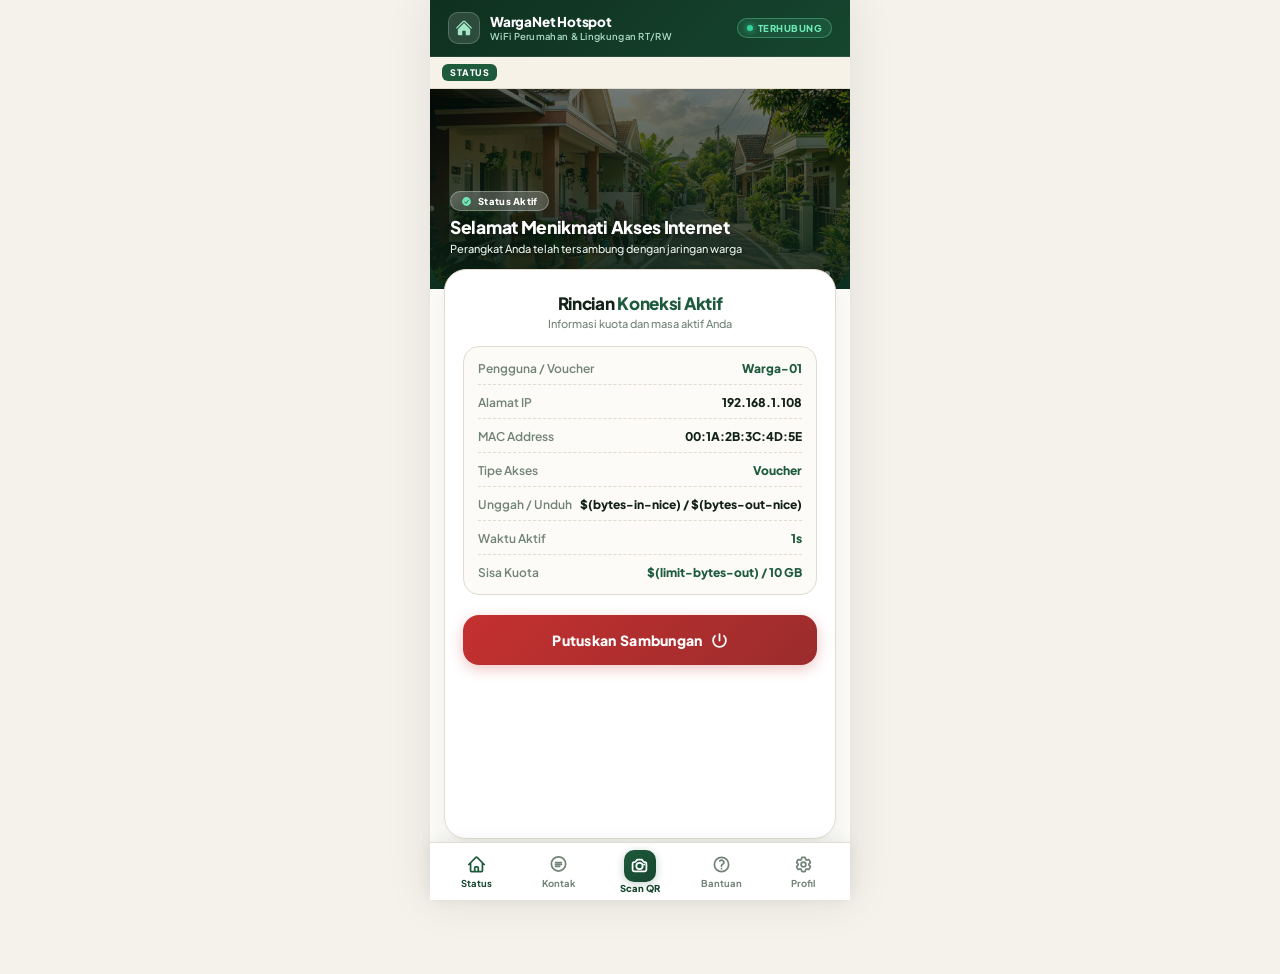
<file: status.src.html>
<!DOCTYPE html>
<html lang="id">
<head>
    <meta charset="UTF-8">
    <meta name="viewport" content="width=device-width, initial-scale=1.0">
    <title>Status Terhubung - WargaNet Hotspot</title>
    <link rel="stylesheet" href="style.css">
</head>
<body onload="initStatusPage()">

<div class="app-container">
    <!-- Top Community Status Bar -->
    <header class="app-header">
        <div class="header-title-wrapper">
            <div class="header-badge-icon">
                <svg xmlns="http://www.w3.org/2000/svg" viewBox="0 0 24 24" fill="currentColor" style="width: 18px; height: 18px;">
                    <path d="M11.47 3.841a.75.75 0 0 1 1.06 0l8.69 8.69a.75.75 0 1 0 1.06-1.061l-8.689-8.69a2.25 2.25 0 0 0-3.182 0l-8.69 8.69a.75.75 0 1 0 1.061 1.06l8.69-8.689Z" />
                    <path d="m12 5.432 8.159 8.159c.03.03.06.058.091.086v6.198c0 1.035-.84 1.875-1.875 1.875H15a.75.75 0 0 1-.75-.75v-4.5a.75.75 0 0 0-.75-.75h-3a.75.75 0 0 0-.75.75V21a.75.75 0 0 1-.75.75H5.625a1.875 1.875 0 0 1-1.875-1.875v-6.198a2.29 2.29 0 0 0 .091-.086L12 5.432Z" />
                </svg>
            </div>
            <div class="header-meta">
                <span class="header-brand-name">WargaNet Hotspot</span>
                <span class="header-rt-sub">WiFi Perumahan & Lingkungan RT/RW</span>
            </div>
        </div>
        <div class="header-status-pill">
            <span class="status-dot"></span>
            TERHUBUNG
        </div>
    </header>

    <!-- Running Text Ticker -->
    <div class="marquee-container">
        <span class="marquee-tag">STATUS</span>
        <div class="marquee-track">
            <div class="marquee-text">Koneksi aktif | Kecepatan optimal | Selamat menikmati layanan WiFi lingkungan perumahan warga!</div>
        </div>
    </div>

    <!-- Arched Hero Carousel -->
    <div class="hero-wrapper">
        <div class="carousel-container">
            <!-- Slide 1 -->
            <div class="carousel-slide active">
                <img src="sembako-bg.png" alt="Status Terhubung" class="carousel-image">
                <div class="carousel-overlay"></div>
                <div class="carousel-content">
                    <span class="hero-pill-badge">
                        <svg xmlns="http://www.w3.org/2000/svg" viewBox="0 0 20 20" fill="currentColor" style="width: 11px; height: 11px; color: #6ee7b7;">
                            <path fill-rule="evenodd" d="M10 18a8 8 0 1 0 0-16 8 8 0 0 0 0 16Zm3.857-9.809a.75.75 0 0 0-1.214-.882l-3.483 4.79-1.88-1.88a.75.75 0 1 0-1.06 1.061l2.5 2.5a.75.75 0 0 0 1.137-.089l4-5.5Z" clip-rule="evenodd" />
                        </svg>
                        Status Aktif
                    </span>
                    <h2 class="hero-title">Selamat Menikmati Akses Internet</h2>
                    <p class="hero-desc">Perangkat Anda telah tersambung dengan jaringan warga</p>
                </div>
            </div>
            <!-- Slide 2 -->
            <div class="carousel-slide">
                <img src="sembako-bg-2.png" alt="Aktivitas Warga" class="carousel-image">
                <div class="carousel-overlay"></div>
                <div class="carousel-content">
                    <span class="hero-pill-badge">☕ Lingkungan Nyaman</span>
                    <h2 class="hero-title">Internetan Lancar & Stabil</h2>
                    <p class="hero-desc">Bebas browsing, belajar, dan hiburan di seluruh area</p>
                </div>
            </div>
            <!-- Slide 3 -->
            <div class="carousel-slide">
                <img src="sembako-bg-3.png" alt="Voucher Hemat" class="carousel-image">
                <div class="carousel-overlay"></div>
                <div class="carousel-content">
                    <span class="hero-pill-badge">⚡ Jaga Bersama</span>
                    <h2 class="hero-title">Gunakan Jaringan Secara Bijak</h2>
                    <p class="hero-desc">Kenyamanan bersama adalah prioritas seluruh warga</p>
                </div>
            </div>
        </div>

        <!-- Dot Indicators -->
        <div class="carousel-indicators">
            <span class="carousel-dot active"></span>
            <span class="carousel-dot"></span>
            <span class="carousel-dot"></span>
        </div>
    </div>

    <!-- Elevated Main Status Card -->
    <main class="main-card">
        <!-- Card Greeting Header -->
        <div class="card-intro">
            <h3 class="card-intro-title">Rincian <span>Koneksi Aktif</span></h3>
            <p class="card-intro-sub">Informasi kuota dan masa aktif Anda</p>
        </div>

        <!-- Receipt Table -->
        <div class="receipt-table">
            <div class="receipt-row">
                <span class="receipt-label">Pengguna / Voucher</span>
                <span class="receipt-value highlight" id="stat-username">$(username)</span>
            </div>
            <div class="receipt-row">
                <span class="receipt-label">Alamat IP</span>
                <span class="receipt-value" id="stat-ip">$(ip)</span>
            </div>
            <div class="receipt-row">
                <span class="receipt-label">MAC Address</span>
                <span class="receipt-value" id="stat-mac">$(mac)</span>
            </div>
            <div class="receipt-row">
                <span class="receipt-label">Tipe Akses</span>
                <span class="receipt-value highlight" id="stat-type">Voucher</span>
            </div>
            <div class="receipt-row">
                <span class="receipt-label">Unggah / Unduh</span>
                <span class="receipt-value">$(bytes-in-nice) / $(bytes-out-nice)</span>
            </div>
            <div class="receipt-row">
                <span class="receipt-label">Waktu Aktif</span>
                <span class="receipt-value highlight" id="stat-uptime">$(uptime)</span>
            </div>
            <div class="receipt-row">
                <span class="receipt-label">Sisa Kuota</span>
                <span class="receipt-value highlight">$(limit-bytes-out) / 10 GB</span>
            </div>
        </div>

        <!-- Disconnect Form -->
        <form action="$(link-logout)" name="logout" id="logout-form">
            <input type="hidden" name="erase-cookie" value="true" />
            <button type="submit" class="btn-primary" style="background: linear-gradient(135deg, #c53030 0%, #9b2c2c 100%); box-shadow: 0 4px 14px rgba(197, 48, 48, 0.28);">
                Putuskan Sambungan
                <svg xmlns="http://www.w3.org/2000/svg" fill="none" viewBox="0 0 24 24" stroke-width="2.5" stroke="currentColor">
                    <path stroke-linecap="round" stroke-linejoin="round" d="M5.636 5.636a9 9 0 1012.728 0M12 3v9" />
                </svg>
            </button>
        </form>
    </main>

    <!-- Footer -->
    <footer class="brand-footer">
        &copy; 2026 WargaNet Hotspot Perumahan. All Rights Reserved.
    </footer>

    <!-- Fixed Bottom Navbar -->
    <nav class="bottom-nav">
        <a class="nav-item active" href="status.html">
            <svg xmlns="http://www.w3.org/2000/svg" fill="none" viewBox="0 0 24 24" stroke-width="2.2" stroke="currentColor">
                <path stroke-linecap="round" stroke-linejoin="round" d="m2.25 12 8.954-8.955c.44-.439 1.152-.439 1.591 0L21.75 12M4.5 9.75v10.125c0 .621.504 1.125 1.125 1.125H9.75v-4.875c0-.621.504-1.125 1.125-1.125h2.25c.621 0 1.125.504 1.125 1.125V21h4.125c.621 0 1.125-.504 1.125-1.125V9.75M8.25 21h8.25" />
            </svg>
            Status
        </a>
        <a class="nav-item" onclick="alert('Hubungi Pengurus / Admin WiFi Lingkungan Perumahan jika membutuhkan bantuan atau perpanjangan kupon!')">
            <svg xmlns="http://www.w3.org/2000/svg" fill="none" viewBox="0 0 24 24" stroke-width="2.2" stroke="currentColor">
                <path stroke-linecap="round" stroke-linejoin="round" d="M12 20.25c4.97 0 9-4.03 9-9s-4.03-9-9-9-9 4.03-9 9 4.03 9 9 9Z" />
                <path stroke-linecap="round" stroke-linejoin="round" d="M8.25 9.75h7.5M8.25 12h7.5M8.25 14.25h5.25" />
            </svg>
            Kontak
        </a>
        <div class="nav-scan-wrapper">
            <div id="nav-scan-btn" class="nav-scan-btn" title="Scan QR Voucher">
                <svg xmlns="http://www.w3.org/2000/svg" fill="none" viewBox="0 0 24 24" stroke-width="2.5" stroke="currentColor">
                    <path stroke-linecap="round" stroke-linejoin="round" d="M6.827 6.175A2.31 2.31 0 0 1 5.186 7.23c-.38.054-.757.112-1.134.175C2.999 7.58 2.25 8.507 2.25 9.574V18a2.25 2.25 0 0 0 2.25 2.25h15A2.25 2.25 0 0 0 21.75 18V9.574c0-1.067-.75-1.994-1.802-2.169a47.865 47.865 0 0 0-1.134-.175 2.31 2.31 0 0 1-1.64-1.055l-.822-1.316a2.192 2.192 0 0 0-1.736-1.039 48.774 48.774 0 0 0-5.232 0 2.192 2.192 0 0 0-1.736 1.039l-.821 1.316Z" />
                    <path stroke-linecap="round" stroke-linejoin="round" d="M16.5 12.75a4.5 4.5 0 1 1-9 0 4.5 4.5 0 0 1 9 0ZM18.75 10.5h.008v.008h-.008V10.5Z" />
                </svg>
            </div>
            <span class="nav-scan-label">Scan QR</span>
        </div>
        <a class="nav-item" onclick="alert('Panduan:\nUntuk menyudahi koneksi atau memindahkan voucher ke perangkat lain, silakan klik tombol Putuskan Sambungan.')">
            <svg xmlns="http://www.w3.org/2000/svg" fill="none" viewBox="0 0 24 24" stroke-width="2.2" stroke="currentColor">
                <path stroke-linecap="round" stroke-linejoin="round" d="M9.879 7.519c1.171-1.025 3.071-1.025 4.242 0 1.172 1.025 1.172 2.687 0 3.712-.203.179-.43.326-.67.442-.745.361-1.45.999-1.45 1.827v.75M21 12a9 9 0 1 1-18 0 9 9 0 0 1 18 0Zm-9 5.25h.008v.008H12v-.008Z" />
            </svg>
            Bantuan
        </a>
        <a class="nav-item" onclick="alert('WargaNet Hotspot Perumahan v2.0\nLayanan internet komunitas warga RT/RW & Perumahan\nCepat, hemat, dan ramah lingkungan')">
            <svg xmlns="http://www.w3.org/2000/svg" fill="none" viewBox="0 0 24 24" stroke-width="2.2" stroke="currentColor">
                <path stroke-linecap="round" stroke-linejoin="round" d="M9.594 3.94c.09-.542.56-.94 1.11-.94h2.593c.55 0 1.02.398 1.11.94l.213 1.281c.063.374.313.686.645.87.074.04.147.083.22.127.324.196.72.257 1.075.124l1.217-.456a1.125 1.125 0 0 1 1.37.49l1.296 2.247a1.125 1.125 0 0 1-.26 1.43l-1.003.828c-.293.241-.438.613-.43.992a7.723 7.723 0 0 1 0 .255c-.008.378.137.75.43.991l1.004.827c.424.35.534.954.26 1.43l-1.298 2.247a1.125 1.125 0 0 1-1.369.491l-1.217-.456c-.355-.133-.75-.072-1.076.124a6.47 6.47 0 0 1-.22.128c-.331.183-.581.495-.644.869l-.213 1.281c-.09.543-.56.94-1.11.94h-2.594c-.55 0-1.019-.398-1.11-.94l-.213-1.281c-.062-.374-.312-.686-.644-.87a6.52 6.52 0 0 1-.22-.127c-.325-.196-.72-.257-1.076-.124l-1.217.456a1.125 1.125 0 0 1-1.369-.49l-1.297-2.247a1.125 1.125 0 0 1 .26-1.43l1.004-.827c.292-.24.437-.613.43-.991a6.932 6.932 0 0 1 0-.255c.007-.38-.138-.751-.43-.992l-1.004-.827a1.125 1.125 0 0 1-.26-1.43l1.297-2.247a1.125 1.125 0 0 1 1.37-.491l1.216.456c.356.133.751.072 1.076-.124.072-.044.146-.086.22-.128.332-.183.582-.495.644-.869l.214-1.28Z" />
                <path stroke-linecap="round" stroke-linejoin="round" d="M15 12a3 3 0 1 1-6 0 3 3 0 0 1 6 0Z" />
            </svg>
            Profil
        </a>
    </nav>
</div>

<script src="script.js"></script>
</body>
</html>
</file>
<file: style.css>
/* ===================================================================
   WARGANET - HOTSPOT PORTAL PERUMAHAN & KAMPUNG PADAT
   Visual Style: Warm Community Modernism (Forest Sage, Clay Terracotta, Warm Sand & Linen)
   =================================================================== */

@import url('https://fonts.googleapis.com/css2?family=Plus+Jakarta+Sans:wght@400;500;600;700;800;900&display=swap');

:root {
    /* Brand Color Palette: Perumahan & Lingkungan */
    --c-forest-900: #0f3020;
    --c-forest-800: #16462e;
    --c-forest-700: #1e5a3c;
    --c-forest-600: #297750;
    --c-forest-500: #369b6a;
    --c-forest-100: #e4f2ea;
    --c-forest-50:  #f0f8f3;

    /* Clay & Terracotta Warm Accents (Genteng & Bata Perumahan) */
    --c-clay-600:   #b85028;
    --c-clay-500:   #cf6134;
    --c-clay-100:   #faece6;
    
    /* Warm Sand, Cream & Canvas Backgrounds */
    --c-canvas:     #f5f2eb;
    --c-surface:    #ffffff;
    --c-sand-50:    #fcfbf8;
    --c-sand-100:   #f6f2e8;
    --c-sand-200:   #eee8dc;
    --c-sand-300:   #e0d7c7;

    /* Typography Charcoal */
    --c-text-title: #132219;
    --c-text-body:  #3d4e43;
    --c-text-muted: #728478;
    --c-border:     #e3dcce;
    --c-border-subtle: #ede7dc;

    /* Border Radii */
    --radius-xs: 6px;
    --radius-sm: 10px;
    --radius-md: 16px;
    --radius-lg: 22px;
    --radius-xl: 30px;
    --radius-pill: 9999px;

    /* Custom Shadows */
    --shadow-card: 0 10px 30px -5px rgba(19, 48, 32, 0.08), 0 2px 6px rgba(19, 48, 32, 0.03);
    --shadow-btn: 0 6px 18px rgba(22, 70, 46, 0.28);
    --shadow-btn-hover: 0 10px 24px rgba(22, 70, 46, 0.38);
}

* {
    margin: 0;
    padding: 0;
    box-sizing: border-box;
}

html {
    background-color: var(--c-canvas);
    font-size: 14px;
}

body {
    background-color: var(--c-canvas);
    font-family: 'Plus Jakarta Sans', system-ui, -apple-system, sans-serif;
    color: var(--c-text-body);
    min-height: 100vh;
    display: flex;
    flex-direction: column;
    align-items: center;
    justify-content: flex-start;
    padding-bottom: 74px; /* Space for fixed bottom bar */
    -webkit-user-select: none;
    user-select: none;
    -webkit-font-smoothing: antialiased;
}

/* ===================================================================
   MAIN MOBILE APP FRAME
   =================================================================== */
.app-container {
    width: 100%;
    max-width: 420px;
    min-height: 100vh;
    display: flex;
    flex-direction: column;
    background-color: var(--c-sand-50);
    position: relative;
    box-shadow: 0 0 45px rgba(20, 36, 26, 0.09);
}

/* ===================================================================
   TOP COMMUNITY STATUS BAR (Griya & RT Information)
   =================================================================== */
.app-header {
    background: linear-gradient(135deg, var(--c-forest-900) 0%, var(--c-forest-800) 100%);
    color: #ffffff;
    padding: 12px 18px;
    display: flex;
    justify-content: space-between;
    align-items: center;
    border-bottom: 1px solid rgba(255, 255, 255, 0.1);
    position: relative;
    z-index: 40;
}

.header-title-wrapper {
    display: flex;
    align-items: center;
    gap: 10px;
}

.header-badge-icon {
    width: 32px;
    height: 32px;
    border-radius: var(--radius-sm);
    background: rgba(255, 255, 255, 0.12);
    border: 1px solid rgba(255, 255, 255, 0.2);
    display: flex;
    align-items: center;
    justify-content: center;
    color: #a3e6c5;
    flex-shrink: 0;
}

.header-meta {
    display: flex;
    flex-direction: column;
}

.header-brand-name {
    font-size: 13.5px;
    font-weight: 800;
    letter-spacing: -0.2px;
    color: #ffffff;
    line-height: 1.2;
}

.header-rt-sub {
    font-size: 9.5px;
    font-weight: 600;
    color: #a7d8be;
    letter-spacing: 0.3px;
}

.header-status-pill {
    display: inline-flex;
    align-items: center;
    gap: 5px;
    font-size: 9.5px;
    font-weight: 800;
    padding: 3px 9px;
    border-radius: var(--radius-pill);
    background: rgba(41, 119, 80, 0.35);
    color: #6ee7b7;
    border: 1px solid rgba(110, 231, 183, 0.35);
    letter-spacing: 0.5px;
}

.status-dot {
    width: 6px;
    height: 6px;
    border-radius: 50%;
    background-color: #34d399;
    box-shadow: 0 0 6px #34d399;
    animation: live-pulse 2s infinite ease-in-out;
}

@keyframes live-pulse {
    0%, 100% { opacity: 0.6; transform: scale(0.9); }
    50% { opacity: 1; transform: scale(1.15); }
}

/* ===================================================================
   HERO ARCH BANNER (Perumahan & Kampung Neighborhood)
   =================================================================== */
.hero-wrapper {
    position: relative;
    background-color: var(--c-forest-900);
}

.carousel-container {
    position: relative;
    height: 200px;
    overflow: hidden;
    border-bottom-left-radius: var(--radius-xl);
    border-bottom-right-radius: var(--radius-xl);
}

.carousel-slide {
    position: absolute;
    top: 0;
    left: 0;
    width: 100%;
    height: 100%;
    opacity: 0;
    transition: opacity 0.8s cubic-bezier(0.4, 0, 0.2, 1);
    z-index: 1;
}

.carousel-slide.active {
    opacity: 1;
    z-index: 2;
}

.carousel-image {
    width: 100%;
    height: 100%;
    object-fit: cover;
    filter: brightness(0.55) contrast(1.1);
}

.carousel-overlay {
    position: absolute;
    top: 0;
    left: 0;
    width: 100%;
    height: 100%;
    background: linear-gradient(180deg, rgba(15, 48, 32, 0.2) 0%, rgba(15, 40, 26, 0.8) 100%);
    z-index: 2;
}

.carousel-content {
    position: absolute;
    top: 0;
    left: 0;
    width: 100%;
    height: 100%;
    display: flex;
    flex-direction: column;
    justify-content: flex-end;
    padding: 20px 20px 32px;
    color: #ffffff;
    z-index: 3;
}

.hero-pill-badge {
    display: inline-flex;
    align-items: center;
    gap: 6px;
    background: rgba(255, 255, 255, 0.2);
    backdrop-filter: blur(6px);
    -webkit-backdrop-filter: blur(6px);
    border: 1px solid rgba(255, 255, 255, 0.3);
    padding: 3px 10px;
    border-radius: var(--radius-pill);
    font-size: 9.5px;
    font-weight: 800;
    letter-spacing: 0.3px;
    margin-bottom: 6px;
    color: #ffffff;
    width: fit-content;
}

.hero-title {
    font-size: 17.5px;
    font-weight: 900;
    letter-spacing: -0.3px;
    line-height: 1.25;
    text-shadow: 0 2px 8px rgba(0, 0, 0, 0.5);
    margin-bottom: 3px;
}

.hero-desc {
    font-size: 11px;
    font-weight: 500;
    color: #e5f2ea;
    line-height: 1.35;
    text-shadow: 0 1px 4px rgba(0, 0, 0, 0.6);
}

/* Minimalist Dot Indicators */
.carousel-indicators {
    position: absolute;
    bottom: 12px;
    right: 20px;
    display: flex;
    gap: 5px;
    z-index: 10;
}

.carousel-dot {
    width: 6px;
    height: 6px;
    border-radius: var(--radius-pill);
    background-color: rgba(255, 255, 255, 0.4);
    transition: all 0.3s ease;
    cursor: pointer;
}

.carousel-dot.active {
    width: 20px;
    background-color: #ffffff;
}

/* ===================================================================
   RUNNING TEXT TICKER
   =================================================================== */
.marquee-container {
    background-color: var(--c-sand-100);
    color: var(--c-forest-900);
    padding: 7px 12px;
    border-bottom: 1px solid var(--c-border);
    display: flex;
    align-items: center;
    gap: 8px;
    overflow: hidden;
    position: relative;
}

.marquee-tag {
    flex-shrink: 0;
    display: inline-flex;
    align-items: center;
    background-color: var(--c-forest-700);
    color: #ffffff;
    font-size: 9px;
    font-weight: 800;
    padding: 3px 8px;
    border-radius: var(--radius-xs);
    letter-spacing: 0.5px;
    z-index: 5;
}

.marquee-track {
    flex: 1;
    overflow: hidden;
    white-space: nowrap;
    position: relative;
    display: flex;
    align-items: center;
}

.marquee-text {
    display: inline-block;
    padding-left: 100%;
    font-size: 11px;
    font-weight: 600;
    color: var(--c-text-body);
    animation: ticker-scroll 22s linear infinite;
    white-space: nowrap;
}

@keyframes ticker-scroll {
    0% { transform: translate3d(0, 0, 0); }
    100% { transform: translate3d(-100%, 0, 0); }
}

/* ===================================================================
   ELEVATED LOGIN CARD (Overlapping Floating Architecture)
   =================================================================== */
.main-card {
    flex: 1;
    margin: -20px 14px 18px;
    padding: 22px 18px;
    background-color: var(--c-surface);
    border-radius: var(--radius-lg);
    border: 1px solid var(--c-border);
    box-shadow: var(--shadow-card);
    position: relative;
    z-index: 20;
    display: flex;
    flex-direction: column;
}

/* Segmented Tab Mode Selector */
.tab-switcher {
    display: flex;
    background-color: var(--c-sand-100);
    border: 1px solid var(--c-border);
    border-radius: var(--radius-md);
    padding: 3px;
    margin-bottom: 18px;
}

.tab-btn {
    flex: 1;
    padding: 8px 12px;
    font-size: 11.5px;
    font-weight: 800;
    border: none;
    border-radius: var(--radius-sm);
    background: transparent;
    color: var(--c-text-muted);
    cursor: pointer;
    display: flex;
    align-items: center;
    justify-content: center;
    gap: 6px;
    transition: all 0.25s ease;
    font-family: inherit;
}

.tab-btn.active {
    background-color: #ffffff;
    color: var(--c-forest-800);
    box-shadow: 0 2px 8px rgba(15, 48, 32, 0.08);
}

.tab-btn svg {
    width: 15px;
    height: 15px;
}

/* Header greeting inside Card */
.card-intro {
    margin-bottom: 16px;
    text-align: center;
}

.card-intro-title {
    font-size: 17px;
    font-weight: 900;
    color: var(--c-text-title);
    letter-spacing: -0.3px;
}

.card-intro-title span {
    color: var(--c-forest-700);
}

.card-intro-sub {
    font-size: 11px;
    color: var(--c-text-muted);
    font-weight: 500;
    margin-top: 3px;
}

/* ===================================================================
   FORM INPUTS & LABELS
   =================================================================== */
.form-group {
    margin-bottom: 14px;
}

.form-label-row {
    display: flex;
    justify-content: space-between;
    align-items: center;
    margin-bottom: 6px;
}

.form-label {
    font-size: 11px;
    font-weight: 800;
    color: var(--c-text-body);
    text-transform: uppercase;
    letter-spacing: 0.4px;
}

.form-label-hint {
    font-size: 10px;
    color: var(--c-forest-600);
    font-weight: 700;
}

.input-wrapper {
    position: relative;
    display: flex;
    align-items: center;
}

.input-icon {
    position: absolute;
    left: 14px;
    color: var(--c-text-muted);
    display: flex;
    align-items: center;
    pointer-events: none;
    transition: color 0.2s;
}

.input-icon svg {
    width: 18px;
    height: 18px;
}

.input-field {
    width: 100%;
    height: 48px;
    padding: 0 14px 0 44px;
    border: 1.5px solid var(--c-border);
    border-radius: var(--radius-md);
    font-size: 14px;
    font-weight: 700;
    color: var(--c-text-title);
    outline: none;
    background-color: var(--c-sand-50);
    font-family: inherit;
    transition: all 0.2s ease;
}

.input-field:focus {
    background-color: #ffffff;
    border-color: var(--c-forest-600);
    box-shadow: 0 0 0 3.5px rgba(41, 119, 80, 0.12);
}

.input-wrapper:focus-within .input-icon {
    color: var(--c-forest-700);
}

.uppercase-input {
    text-transform: uppercase;
    letter-spacing: 1px;
}

.eye-toggle {
    position: absolute;
    right: 12px;
    background: none;
    border: none;
    color: var(--c-text-muted);
    cursor: pointer;
    display: flex;
    align-items: center;
    padding: 8px;
    outline: none;
    border-radius: var(--radius-xs);
    transition: color 0.2s;
}

.eye-toggle:hover {
    color: var(--c-forest-700);
}

/* ===================================================================
   PRIMARY ACTION BUTTON
   =================================================================== */
.btn-primary {
    width: 100%;
    height: 50px;
    background: linear-gradient(135deg, var(--c-forest-700) 0%, var(--c-forest-900) 100%);
    color: #ffffff;
    border: none;
    border-radius: var(--radius-md);
    font-size: 14px;
    font-weight: 800;
    cursor: pointer;
    display: flex;
    align-items: center;
    justify-content: center;
    gap: 8px;
    box-shadow: var(--shadow-btn);
    transition: all 0.2s cubic-bezier(0.16, 1, 0.3, 1);
    letter-spacing: 0.3px;
    font-family: inherit;
    margin-top: 4px;
}

.btn-primary:hover {
    background: linear-gradient(135deg, var(--c-forest-600) 0%, var(--c-forest-800) 100%);
    box-shadow: var(--shadow-btn-hover);
    transform: translateY(-1px);
}

.btn-primary:active {
    transform: translateY(1px);
    box-shadow: 0 2px 8px rgba(15, 48, 32, 0.2);
}

.btn-primary svg {
    width: 17px;
    height: 17px;
    transition: transform 0.2s;
}

.btn-primary:hover svg {
    transform: translateX(3px);
}

/* Instant QR Action Banner */
.qr-quick-btn {
    margin-top: 12px;
    width: 100%;
    padding: 10px 14px;
    background-color: var(--c-sand-100);
    border: 1px dashed var(--c-border);
    border-radius: var(--radius-md);
    display: flex;
    align-items: center;
    justify-content: center;
    gap: 8px;
    color: var(--c-forest-800);
    font-size: 11.5px;
    font-weight: 800;
    text-decoration: none;
    cursor: pointer;
    transition: all 0.2s ease;
}

.qr-quick-btn:hover {
    background-color: var(--c-forest-50);
    border-color: var(--c-forest-500);
    color: var(--c-forest-700);
}

.qr-quick-btn svg {
    width: 16px;
    height: 16px;
}

/* ===================================================================
   VOUCHER TICKET PACKAGES (Perforated Card Style)
   =================================================================== */
.packages-section {
    margin: 10px 14px 16px;
}

.section-header {
    display: flex;
    justify-content: space-between;
    align-items: center;
    margin-bottom: 10px;
    padding: 0 4px;
}

.section-title {
    font-size: 12px;
    font-weight: 800;
    color: var(--c-text-title);
    text-transform: uppercase;
    letter-spacing: 0.4px;
    display: flex;
    align-items: center;
    gap: 6px;
}

.section-tag {
    font-size: 10px;
    font-weight: 700;
    color: var(--c-clay-600);
    background-color: var(--c-clay-100);
    padding: 2px 7px;
    border-radius: var(--radius-xs);
}

.packages-list {
    display: flex;
    flex-direction: column;
    gap: 8px;
}

.ticket-card {
    background-color: #ffffff;
    border: 1px solid var(--c-border);
    border-radius: var(--radius-md);
    padding: 10px 14px;
    display: flex;
    justify-content: space-between;
    align-items: center;
    position: relative;
    box-shadow: 0 2px 8px rgba(19, 48, 32, 0.03);
    transition: all 0.2s ease;
}

.ticket-card:hover {
    border-color: var(--c-forest-500);
    transform: translateY(-1px);
    box-shadow: 0 4px 12px rgba(19, 48, 32, 0.06);
}

.ticket-info {
    display: flex;
    flex-direction: column;
    gap: 2px;
}

.ticket-name {
    font-size: 12px;
    font-weight: 800;
    color: var(--c-text-title);
}

.ticket-meta {
    font-size: 10px;
    color: var(--c-text-muted);
    font-weight: 600;
}

.ticket-price {
    font-size: 13px;
    font-weight: 900;
    color: var(--c-forest-800);
    background-color: var(--c-sand-100);
    padding: 4px 10px;
    border-radius: var(--radius-xs);
    border: 1px solid var(--c-border);
}

/* ===================================================================
   WARUNG & COMMUNITY INFO CARD
   =================================================================== */
.community-card {
    margin: 0 14px 14px;
    background-color: var(--c-sand-100);
    border: 1px solid var(--c-border);
    border-radius: var(--radius-md);
    padding: 12px 14px;
    display: flex;
    align-items: center;
    gap: 12px;
}

.community-icon-box {
    width: 36px;
    height: 36px;
    border-radius: var(--radius-sm);
    background-color: var(--c-forest-100);
    color: var(--c-forest-700);
    display: flex;
    align-items: center;
    justify-content: center;
    flex-shrink: 0;
}

.community-icon-box svg {
    width: 19px;
    height: 19px;
}

.community-text-box {
    flex: 1;
}

.community-title {
    font-size: 11.5px;
    font-weight: 800;
    color: var(--c-text-title);
    margin-bottom: 2px;
}

.community-desc {
    font-size: 10px;
    color: var(--c-text-muted);
    line-height: 1.35;
}

/* ===================================================================
   STATUS / RECEIPT TABLE
   =================================================================== */
.receipt-table {
    border: 1px solid var(--c-border);
    border-radius: var(--radius-md);
    background-color: var(--c-sand-50);
    padding: 14px;
    display: flex;
    flex-direction: column;
    gap: 10px;
    margin-bottom: 16px;
}

.receipt-row {
    display: flex;
    justify-content: space-between;
    align-items: center;
    font-size: 12px;
    border-bottom: 1px dashed var(--c-border);
    padding-bottom: 8px;
}

.receipt-row:last-child {
    border-bottom: none;
    padding-bottom: 0;
}

.receipt-label {
    font-weight: 600;
    color: var(--c-text-muted);
}

.receipt-value {
    font-weight: 800;
    color: var(--c-text-title);
    text-align: right;
}

.receipt-value.highlight {
    color: var(--c-forest-700);
}

/* ===================================================================
   ALERT & ERROR BOX
   =================================================================== */
.error-box {
    background-color: #fff5f5;
    border: 1px solid #fed7d7;
    border-radius: var(--radius-sm);
    padding: 10px 12px;
    margin-bottom: 14px;
    color: #9b2c2c;
    font-size: 11px;
    font-weight: 700;
    display: flex;
    align-items: center;
    gap: 8px;
}

/* ===================================================================
   CLEAN ATTACHED BOTTOM NAVIGATION BAR (Fixed Viewport)
   =================================================================== */
.bottom-nav {
    position: fixed;
    bottom: 0;
    left: 0;
    right: 0;
    margin: 0 auto;
    width: 100%;
    max-width: 420px;
    height: 58px;
    background-color: #ffffff;
    display: flex;
    justify-content: space-around;
    align-items: center;
    z-index: 99999;
    box-shadow: 0 -2px 14px rgba(15, 48, 32, 0.08);
    padding: 0 6px;
    border-top: 1px solid var(--c-border);
}

.nav-item {
    display: flex;
    flex-direction: column;
    align-items: center;
    justify-content: center;
    color: var(--c-text-muted);
    text-decoration: none;
    font-size: 9.5px;
    font-weight: 700;
    gap: 3px;
    transition: all 0.2s ease;
    cursor: pointer;
    flex: 1;
    height: 100%;
}

.nav-item.active, .nav-item:hover {
    color: var(--c-forest-800);
}

.nav-item.active svg {
    color: var(--c-forest-700);
}

.nav-item svg {
    width: 19px;
    height: 19px;
    transition: transform 0.2s ease;
}

.nav-item:active svg {
    transform: scale(0.9);
}

/* Center Integrated Scan Pill / Action Button */
.nav-scan-wrapper {
    display: flex;
    flex-direction: column;
    align-items: center;
    justify-content: center;
    flex: 1;
    height: 100%;
    cursor: pointer;
    gap: 2px;
}

.nav-scan-btn {
    width: 32px;
    height: 32px;
    border-radius: var(--radius-sm);
    background: linear-gradient(135deg, var(--c-forest-700) 0%, var(--c-forest-800) 100%);
    display: flex;
    align-items: center;
    justify-content: center;
    color: #ffffff;
    box-shadow: 0 2px 8px rgba(22, 70, 46, 0.25);
    transition: all 0.2s ease;
    cursor: pointer;
}

.nav-scan-btn:hover {
    transform: scale(1.06);
    background: linear-gradient(135deg, var(--c-forest-600) 0%, var(--c-forest-700) 100%);
}

.nav-scan-btn svg {
    width: 17px;
    height: 17px;
}

.nav-scan-label {
    font-size: 9.5px;
    font-weight: 800;
    color: var(--c-forest-800);
    line-height: 1;
}

/* ===================================================================
   BRAND FOOTER
   =================================================================== */
.brand-footer {
    text-align: center;
    padding: 12px 14px 18px;
    font-size: 9.5px;
    color: var(--c-text-muted);
    font-weight: 600;
    letter-spacing: 0.3px;
    line-height: 1.4;
}

/* ===================================================================
   LOADING DOTS
   =================================================================== */
.loading-dots {
    display: flex;
    justify-content: center;
    align-items: center;
    gap: 6px;
    margin: 24px 0;
}

.dot {
    width: 9px;
    height: 9px;
    background-color: var(--c-forest-700);
    border-radius: 50%;
    animation: dot-bounce 1.4s infinite ease-in-out both;
}

.dot:nth-child(1) { animation-delay: -0.32s; }
.dot:nth-child(2) { animation-delay: -0.16s; }

@keyframes dot-bounce {
    0%, 80%, 100% { transform: scale(0); }
    40% { transform: scale(1); }
}

/* ===================================================================
   QR MODAL
   =================================================================== */
.scanner-modal {
    position: fixed;
    top: 0;
    left: 0;
    width: 100%;
    height: 100%;
    background-color: rgba(15, 35, 25, 0.72);
    z-index: 100000;
    display: flex;
    justify-content: center;
    align-items: center;
    padding: 18px;
    backdrop-filter: blur(4px);
    -webkit-backdrop-filter: blur(4px);
}

.scanner-modal-content {
    background-color: #ffffff;
    width: 100%;
    max-width: 320px;
    border-radius: var(--radius-lg);
    padding: 18px;
    display: flex;
    flex-direction: column;
    box-shadow: 0 16px 40px rgba(0, 0, 0, 0.2);
    border: 1px solid var(--c-border);
}

.scanner-modal-header {
    display: flex;
    justify-content: space-between;
    align-items: center;
    margin-bottom: 12px;
    padding-bottom: 10px;
    border-bottom: 1px solid var(--c-border);
}

.scanner-modal-header h3 {
    font-size: 13.5px;
    font-weight: 800;
    color: var(--c-forest-800);
}

.close-scanner-btn {
    background: transparent;
    border: none;
    font-size: 22px;
    color: var(--c-text-muted);
    cursor: pointer;
    line-height: 1;
    padding: 2px 6px;
    border-radius: 4px;
}

.scanner-guide-body {
    display: flex;
    flex-direction: column;
    gap: 10px;
    margin: 4px 0 14px;
}

.guide-step {
    display: flex;
    align-items: flex-start;
    gap: 10px;
}

.guide-step-number {
    width: 22px;
    height: 22px;
    border-radius: 50%;
    background-color: var(--c-forest-800);
    color: white;
    font-size: 10px;
    font-weight: 800;
    display: flex;
    align-items: center;
    justify-content: center;
    flex-shrink: 0;
}

.guide-step-text strong {
    display: block;
    font-size: 11.5px;
    font-weight: 800;
    color: var(--c-text-title);
}

.guide-step-text p {
    font-size: 10px;
    color: var(--c-text-muted);
    line-height: 1.35;
}

.guide-footer-btn {
    display: flex;
    justify-content: center;
    width: 100%;
}
</file>
